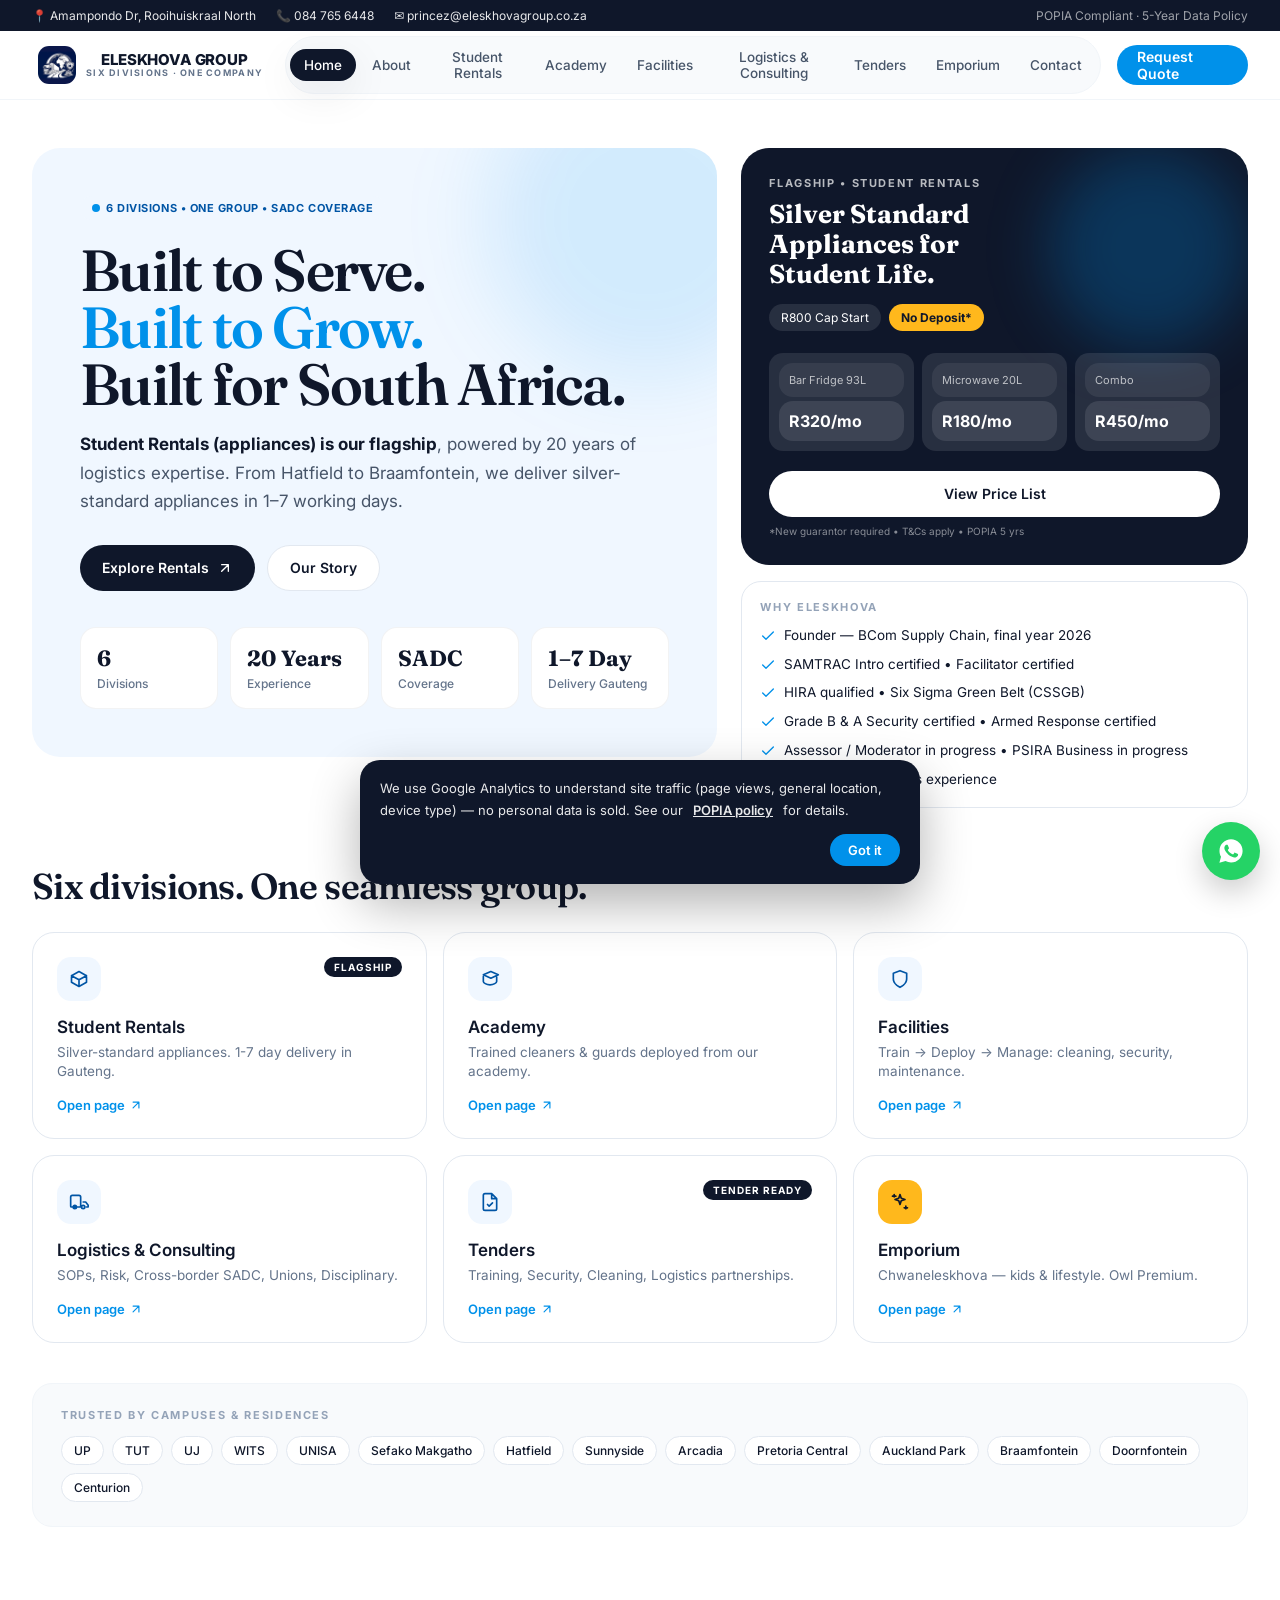
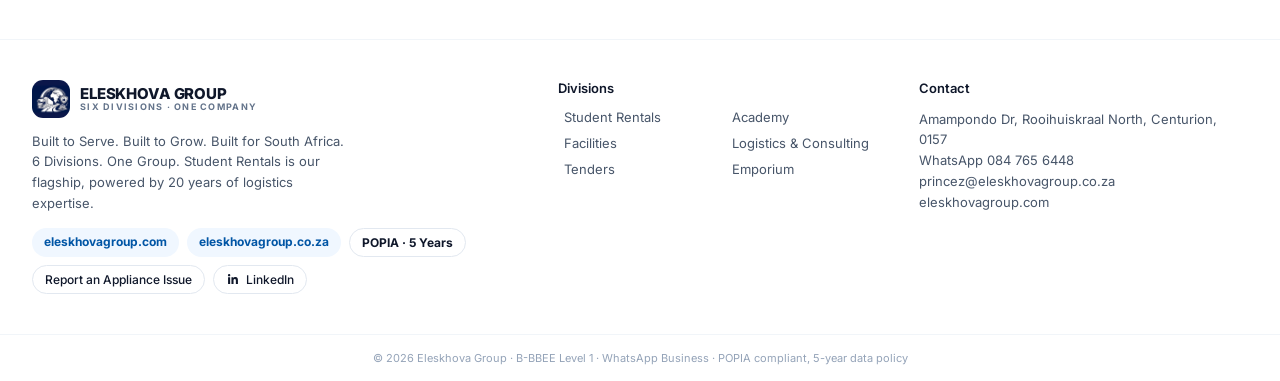
<file: index.html>
<!DOCTYPE html>
<html lang="en">
<head>
<meta charset="UTF-8">
<meta name="viewport" content="width=device-width, initial-scale=1">
<title>Eleskhova Group — Student Rentals, Academy, Facilities, Logistics &amp; Consulting</title>
<meta name="description" content="Eleskhova Group — 6 divisions, one company. Silver-standard appliance rentals for students, accredited training academy, facilities management, logistics &amp; consulting, tenders, and Chwaneleskhova kids lifestyle. Centurion, Gauteng, South Africa.">
<meta property="og:title" content="Eleskhova Group — Built to Serve. Built to Grow. Built for South Africa.">
<meta property="og:description" content="Student Rentals, Academy, Facilities, Logistics &amp; Consulting, Tenders and Emporium — one group, six divisions.">
<meta property="og:type" content="website">
<meta property="og:url" content="https://www.eleskhovagroup.co.za/">
<meta property="og:image" content="https://www.eleskhovagroup.co.za/images/og-image.png">
<meta property="og:image:width" content="1200">
<meta property="og:image:height" content="630">
<meta name="twitter:card" content="summary_large_image">
<meta name="twitter:title" content="Eleskhova Group — Built to Serve. Built to Grow. Built for South Africa.">
<meta name="twitter:description" content="Student Rentals, Academy, Facilities, Logistics &amp; Consulting, Tenders and Emporium — one group, six divisions.">
<meta name="twitter:image" content="https://www.eleskhovagroup.co.za/images/og-image.png">
<link rel="canonical" href="https://www.eleskhovagroup.co.za/">
<meta name="theme-color" content="#0F172A">

<!-- ============================================================
     STRUCTURED DATA — helps Google show your address, phone and
     hours directly in search results and Google Maps. If your
     domain or opening hours change, update the values below.
     ============================================================ -->
<script type="application/ld+json">
{
  "@context": "https://schema.org",
  "@type": "LocalBusiness",
  "name": "Eleskhova Group",
  "url": "https://www.eleskhovagroup.co.za/",
  "logo": "https://www.eleskhovagroup.co.za/images/logo-mark.png",
  "image": "https://www.eleskhovagroup.co.za/images/og-image.png",
  "description": "Eleskhova Group — Student Rentals, Academy, Facilities, Logistics & Consulting, Tenders and Emporium. Six divisions, one company, serving Gauteng and SADC.",
  "telephone": "+27847656448",
  "email": "princez@eleskhovagroup.co.za",
  "priceRange": "R60 - R2000",
  "address": {
    "@type": "PostalAddress",
    "streetAddress": "Amampondo Dr, Rooihuiskraal North",
    "addressLocality": "Rooihuiskraal North",
    "postalCode": "0157",
    "addressRegion": "Gauteng",
    "addressCountry": "ZA"
  },
  "areaServed": ["Centurion", "Pretoria", "Johannesburg", "Gauteng", "South Africa"],
  "sameAs": []
}
</script>
<script type="application/ld+json">
{
  "@context": "https://schema.org",
  "@type": "FAQPage",
  "mainEntity": [
    {
      "@type": "Question",
      "name": "What documents do I need to apply for Student Rentals?",
      "acceptedAnswer": { "@type": "Answer", "text": "A valid ID, proof of registration for 2026, proof of residence (res letter or lease), and a guarantor's ID. All information is stored per POPIA for 5 years." }
    },
    {
      "@type": "Question",
      "name": "How long does delivery take?",
      "acceptedAnswer": { "@type": "Answer", "text": "1–7 working days within Gauteng, covering Hatfield, Sunnyside, Arcadia, Pretoria Central, Auckland Park, Braamfontein, Doornfontein, Centurion, Soshanguve, Midrand and Johannesburg. Delivery outside Gauteng is available on request." }
    },
    {
      "@type": "Question",
      "name": "How do the rental tiers work?",
      "acceptedAnswer": { "@type": "Answer", "text": "Starter tier allows up to 3 items with an R800 cap and requires a new guarantor. After 3 on-time payments you unlock Growth (5 items, R1200 cap). After 6 on-time payments you unlock Priority (up to 8 items, R2000 cap, plus R50 off)." }
    },
    {
      "@type": "Question",
      "name": "What happens if an appliance is stolen or damaged?",
      "acceptedAnswer": { "@type": "Answer", "text": "Optional insurance is available from R35 per month per item. For theft, a SAPS case number, affidavit and forced-entry photos are required within 24 hours. Damage is charged per the agreement's excess schedule." }
    },
    {
      "@type": "Question",
      "name": "How do I cancel my rental?",
      "acceptedAnswer": { "@type": "Answer", "text": "Give 30 days' written notice via WhatsApp. Items are collected within 1–7 working days after notice. A R150 cleaning fee applies if items are returned dirty, and deposits are refunded within 14–21 days." }
    },
    {
      "@type": "Question",
      "name": "Do you offer training and security services besides rentals?",
      "acceptedAnswer": { "@type": "Answer", "text": "Yes — Eleskhova Academy trains cleaners and guards who are then deployed through our Facilities division. We also offer Logistics & Consulting (SOPs, risk assessments, union negotiations, cross-border SADC work) and are tender-ready for training, security, cleaning and logistics contracts." }
    }
  ]
}
</script>
<link rel="icon" type="image/png" href="images/favicon.png">
<link rel="preconnect" href="https://fonts.googleapis.com">
<link rel="preconnect" href="https://fonts.gstatic.com" crossorigin>
<link href="https://fonts.googleapis.com/css2?family=Fraunces:opsz,wght@9..144,500;9..144,600;9..144,700&family=Inter:wght@400;500;600;700;800&display=swap" rel="stylesheet">

<!-- ============================================================
     GOOGLE ANALYTICS (GA4) — replace G-9M9D430D1L with your real
     Measurement ID. See SETUP.md, section 1, for how to get one.
     ============================================================ -->
<script async src="https://www.googletagmanager.com/gtag/js?id=G-9M9D430D1L"></script>
<script>
  window.dataLayer = window.dataLayer || [];
  function gtag(){dataLayer.push(arguments);}
  gtag('js', new Date());
  gtag('config', 'G-9M9D430D1L');
</script>

<style>
:root{
  --navy:#0F172A;
  --blue:#0091EA;
  --blue-dark:#0055A5;
  --tint:#F0F7FF;
  --amber:#FFB81C;
  --slate-50:#F8FAFC;
  --slate-100:#F1F5F9;
  --slate-200:#E2E8F0;
  --slate-400:#94A3B8;
  --slate-500:#64748B;
  --slate-600:#475569;
  --green:#25D366;
  --radius-lg:28px;
  --radius-md:20px;
  --radius-sm:14px;
  --shadow:0 12px 40px rgba(15,23,42,.08);
  --max:1280px;
}
*,*::before,*::after{box-sizing:border-box}
html{scroll-behavior:smooth}
body{margin:0;font-family:'Inter',system-ui,-apple-system,sans-serif;color:var(--navy);background:#fff;-webkit-font-smoothing:antialiased}
h1,h2,h3,.serif{font-family:'Fraunces',Georgia,serif}
img{max-width:100%;display:block}
a{color:inherit;text-decoration:none}
button{font:inherit;cursor:pointer;border:none;background:none;color:inherit}
input,select,textarea{font:inherit;color:inherit}
input:focus,select:focus,textarea:focus,button:focus-visible,a:focus-visible{outline:2px solid var(--blue);outline-offset:2px}
.wrap{max-width:var(--max);margin:0 auto;padding:0 16px}
@media(min-width:768px){.wrap{padding:0 32px}}
.visually-hidden{position:absolute;width:1px;height:1px;overflow:hidden;clip:rect(0 0 0 0);white-space:nowrap}
::selection{background:var(--blue);color:#fff}

/* Skip link */
.skip-link{position:absolute;left:-999px;top:0;background:var(--navy);color:#fff;padding:10px 16px;border-radius:0 0 10px 0;z-index:200}
.skip-link:focus{left:0}

/* Top bar */
.topbar{width:100%;background:var(--navy);color:#fff;font-size:12px;padding:8px 0}
.topbar .row{display:flex;justify-content:space-between;align-items:center;gap:12px;flex-wrap:wrap}
.topbar .left{display:flex;gap:20px;align-items:center;opacity:.9;flex-wrap:wrap}
.topbar .left span{display:flex;align-items:center;gap:6px;white-space:nowrap}
.topbar .hide-sm{display:none}
@media(min-width:768px){.topbar .hide-sm{display:flex}}
.topbar .right{display:flex;align-items:center;gap:12px}
.topbar .right .muted{opacity:.6;display:none}
@media(min-width:768px){.topbar .right .muted{display:inline}}
.pill-btn{background:rgba(255,255,255,.1);padding:5px 12px;border-radius:999px;transition:background .2s;color:#fff;font-size:12px}
.pill-btn:hover{background:rgba(255,255,255,.2)}

/* Header */
header.site{position:sticky;top:0;z-index:40;backdrop-filter:blur(16px);background:rgba(255,255,255,.92);border-bottom:1px solid var(--slate-100)}
.header-inner{max-width:var(--max);margin:0 auto;padding:0 16px;height:68px;display:flex;align-items:center;justify-content:space-between;gap:16px}
@media(min-width:768px){.header-inner{padding:0 32px}}
.logo{display:flex;align-items:center;gap:10px;flex-shrink:0}
.logo .mark{width:38px;height:38px;border-radius:11px;background:#01174B;color:var(--blue);display:flex;align-items:center;justify-content:center;font-family:'Fraunces',serif;font-weight:700;font-size:20px}
.logo .word{line-height:1.05}
.logo .word b{display:block;font-size:15px;font-weight:800;letter-spacing:-.01em}
.logo .word small{display:block;font-size:9px;letter-spacing:.14em;color:var(--slate-500);font-weight:700}
nav.desktop{display:none;align-items:center;gap:2px;background:var(--slate-50);border-radius:999px;padding:4px;border:1px solid var(--slate-100)}
@media(min-width:1100px){nav.desktop{display:flex}}
nav.desktop button{padding:8px 14px;border-radius:999px;font-size:13.5px;font-weight:500;color:var(--slate-600);transition:.2s}
nav.desktop button:hover{background:#fff;color:var(--navy)}
nav.desktop button[aria-current="page"]{background:var(--navy);color:#fff;box-shadow:var(--shadow)}
.header-actions{display:flex;align-items:center;gap:10px}
.btn-quote{display:none;align-items:center;gap:8px;background:var(--blue);color:#fff;padding:0 20px;height:40px;border-radius:999px;font-weight:600;font-size:14px;transition:.2s}
.btn-quote:hover{background:var(--blue-dark)}
@media(min-width:768px){.btn-quote{display:inline-flex}}
.menu-toggle{width:40px;height:40px;border-radius:999px;background:var(--slate-100);display:flex;align-items:center;justify-content:center}
@media(min-width:1100px){.menu-toggle{display:none}}

/* Mobile nav */
.mobile-nav{display:none;border-top:1px solid var(--slate-100);background:#fff;padding:16px;grid-template-columns:1fr 1fr;gap:8px}
.mobile-nav.open{display:grid}
.mobile-nav button{text-align:left;padding:12px 16px;border-radius:14px;border:1px solid var(--slate-200);font-size:14px;font-weight:500;background:#fff}
.mobile-nav button[aria-current="page"]{background:var(--navy);color:#fff;border-color:var(--navy)}

main{max-width:var(--max);margin:0 auto;padding:0 16px}
@media(min-width:768px){main{padding:0 32px}}
.page{padding-bottom:80px;animation:fadein .35s ease}
@keyframes fadein{from{opacity:0;transform:translateY(6px)}to{opacity:1;transform:translateY(0)}}

/* Buttons */
.btn{display:inline-flex;align-items:center;justify-content:center;gap:8px;border-radius:999px;font-weight:600;font-size:14px;padding:0 22px;height:46px;transition:transform .15s,box-shadow .15s,background .2s;white-space:nowrap}
.btn:active{transform:scale(.97)}
.btn-dark{background:var(--navy);color:#fff}
.btn-dark:hover{background:#1a2942}
.btn-blue{background:var(--blue);color:#fff}
.btn-blue:hover{background:var(--blue-dark)}
.btn-amber{background:var(--amber);color:var(--navy)}
.btn-amber:hover{filter:brightness(.96)}
.btn-outline{background:#fff;border:1px solid var(--slate-200);color:var(--navy)}
.btn-outline:hover{border-color:var(--blue)}
.btn-green{background:var(--green);color:#fff}
.btn-block{width:100%}
.btn-sm{height:38px;padding:0 16px;font-size:12.5px}
.btn[disabled]{opacity:.6;pointer-events:none}
.spin{width:15px;height:15px;border-radius:50%;border:2px solid rgba(255,255,255,.4);border-top-color:#fff;animation:spin .7s linear infinite}
@keyframes spin{to{transform:rotate(360deg)}}

/* Cards / generic */
.card{background:#fff;border:1px solid var(--slate-200);border-radius:var(--radius-md);padding:20px}
.badge{display:inline-flex;align-items:center;gap:6px;background:var(--tint);color:var(--blue-dark);border-radius:999px;padding:5px 12px;font-size:11px;font-weight:700;letter-spacing:.05em}
.dot{width:8px;height:8px;border-radius:50%;background:var(--blue)}
.pulse{animation:pulse 2s infinite}
@keyframes pulse{0%,100%{opacity:1}50%{opacity:.4}}

/* Hero */
.hero-grid{margin-top:32px;display:grid;gap:24px}
@media(min-width:1024px){.hero-grid{grid-template-columns:1.15fr .85fr;align-items:start;margin-top:48px}}
.hero-card{background:var(--tint);border-radius:var(--radius-lg);padding:32px 28px;position:relative;overflow:hidden}
@media(min-width:768px){.hero-card{padding:48px}}
.hero-blur{position:absolute;right:-90px;top:-90px;width:320px;height:320px;background:rgba(0,145,234,.12);border-radius:50%;filter:blur(40px)}
.hero-card h1{position:relative;font-size:clamp(32px,5.6vw,58px);line-height:.98;letter-spacing:-.03em;margin:22px 0 0;font-weight:600}
.hero-card h1 .accent{color:var(--blue)}
.hero-card p.lead{position:relative;margin-top:18px;font-size:17px;line-height:1.65;color:var(--slate-600);max-width:52ch}
.hero-card p.lead strong{color:var(--navy)}
.hero-cta{position:relative;margin-top:30px;display:flex;flex-wrap:wrap;gap:12px}
.stat-grid{position:relative;margin-top:36px;display:grid;grid-template-columns:repeat(2,1fr);gap:12px}
@media(min-width:768px){.stat-grid{grid-template-columns:repeat(4,1fr)}}
.stat{background:#fff;border-radius:16px;padding:16px;border:1px solid rgba(15,23,42,.05)}
.stat b{font-family:'Fraunces',serif;font-size:22px;display:block}
.stat span{font-size:12px;color:var(--slate-500);font-weight:500}

.flagship{background:var(--navy);color:#fff;border-radius:var(--radius-lg);padding:28px;position:relative;overflow:hidden}
.flagship .blur{position:absolute;right:0;top:0;width:200px;height:200px;background:rgba(0,145,234,.25);border-radius:50%;filter:blur(30px)}
.flagship .eyebrow{position:relative;font-size:11px;letter-spacing:.15em;font-weight:700;opacity:.7}
.flagship h2{position:relative;font-size:26px;line-height:1.15;margin:10px 0 0}
.flagship .chips{position:relative;display:flex;gap:8px;margin-top:14px;font-size:12px;flex-wrap:wrap}
.flagship .chips span{padding:6px 12px;border-radius:999px}
.flagship .price-row{position:relative;display:grid;grid-template-columns:repeat(3,1fr);gap:8px;margin-top:22px}
.flagship .price-row div{background:rgba(255,255,255,.1);border-radius:14px;padding:10px}
.flagship .price-row .n{font-size:11px;opacity:.7}
.flagship .price-row .p{font-weight:700;margin-top:4px}
.why-box{background:#fff;border:1px solid var(--slate-200);border-radius:var(--radius-md);padding:18px;margin-top:16px}
.why-box .eyebrow{font-size:11px;font-weight:700;letter-spacing:.15em;color:var(--slate-400)}
.why-box ul{list-style:none;margin:12px 0 0;padding:0;display:grid;gap:10px}
.why-box li{display:flex;gap:8px;font-size:13.5px;line-height:1.4}
.why-box li svg{flex-shrink:0;margin-top:2px;color:var(--blue)}

/* Divisions grid */
.section-head{margin-top:56px;display:flex;justify-content:space-between;align-items:flex-end;gap:16px;flex-wrap:wrap}
.section-head h2{font-size:clamp(24px,3.4vw,36px);letter-spacing:-.02em;margin:0;font-weight:600}
.section-head .hint{font-size:13px;color:var(--slate-500)}
.division-grid{margin-top:24px;display:grid;gap:16px}
@media(min-width:768px){.division-grid{grid-template-columns:repeat(3,1fr)}}
.division-card{text-align:left;background:#fff;border:1px solid var(--slate-200);border-radius:22px;padding:24px;transition:.25s;cursor:pointer;display:block;width:100%}
.division-card:hover{box-shadow:var(--shadow);border-color:rgba(0,145,234,.25);transform:translateY(-2px)}
.division-card .top{display:flex;justify-content:space-between;align-items:flex-start}
.division-card .icon{width:44px;height:44px;border-radius:14px;background:var(--tint);color:var(--blue-dark);display:flex;align-items:center;justify-content:center}
.division-card .icon.amber{background:var(--amber);color:var(--navy)}
.division-card .badge2{background:var(--navy);color:#fff;font-size:10px;font-weight:700;letter-spacing:.1em;padding:4px 10px;border-radius:999px}
.division-card .title{font-weight:600;font-size:17px;margin-top:16px}
.division-card .desc{font-size:13.5px;color:var(--slate-500);line-height:1.4;margin-top:6px}
.division-card .cta{margin-top:16px;display:inline-flex;align-items:center;gap:4px;font-size:13px;font-weight:600;color:var(--blue)}

.trust-strip{margin-top:40px;background:var(--slate-50);border:1px solid var(--slate-100);border-radius:var(--radius-md);padding:24px 28px}
.trust-strip .eyebrow{font-size:11px;font-weight:700;letter-spacing:.15em;color:var(--slate-400)}
.chip-wrap{margin-top:14px;display:flex;flex-wrap:wrap;gap:8px}
.chip{background:#fff;border:1px solid var(--slate-200);padding:6px 12px;border-radius:999px;font-size:12px;font-weight:500}

/* Generic hero band (used on inner pages) */
.band{margin-top:32px;border-radius:var(--radius-lg);padding:32px 26px;position:relative;overflow:hidden}
@media(min-width:768px){.band{padding:44px}}
.band h1{position:relative;font-size:clamp(30px,4.6vw,48px);line-height:.97;margin:16px 0 0;font-weight:600}
.band p.lead{position:relative;margin-top:12px;color:var(--slate-600);max-width:60ch;font-size:14px;line-height:1.6}
.band.dark{background:var(--navy);color:#fff}
.band.dark p.lead{color:rgba(255,255,255,.7)}
.band.tint{background:var(--tint)}
.tag-row{position:relative;display:flex;flex-wrap:wrap;gap:10px}
.tag{padding:6px 14px;border-radius:999px;font-size:11px;font-weight:700;letter-spacing:.06em}

.two-col{margin-top:40px;display:grid;gap:32px}
@media(min-width:1024px){.two-col{grid-template-columns:1.1fr .9fr}}
.two-col.rev{grid-template-columns:1.1fr .9fr}

/* Tier cards */
.tier-grid{margin-top:32px;display:grid;gap:16px}
@media(min-width:768px){.tier-grid{grid-template-columns:repeat(3,1fr)}}
.tier{border-radius:20px;border:1px solid;padding:24px}
.tier .row{display:flex;justify-content:space-between;align-items:center}
.tier .eyebrow{font-size:11px;font-weight:700;letter-spacing:.15em;opacity:.7}
.tier .dotc{width:9px;height:9px;border-radius:50%}
.tier .max{font-family:'Fraunces',serif;font-size:22px;margin-top:10px}
.tier .cap{display:inline-block;margin-top:10px;padding:6px 14px;border-radius:999px;font-size:13px;font-weight:700}
.tier .note{margin-top:12px;font-size:12px;line-height:1.5}

/* Price grid */
.price-grid{margin-top:20px;display:grid;gap:16px}
@media(min-width:640px){.price-grid{grid-template-columns:repeat(2,1fr)}}
@media(min-width:1024px){.price-grid{grid-template-columns:repeat(3,1fr)}}
.price-card{background:#fff;border:1px solid var(--slate-200);border-radius:18px;padding:18px;transition:.2s}
.price-card:hover{box-shadow:var(--shadow)}
.price-card .head{display:flex;justify-content:space-between;align-items:flex-start;gap:8px}
.price-card .name{font-weight:600;font-size:14px;line-height:1.3}
.price-card .tagn{font-size:10px;background:var(--tint);color:var(--blue-dark);padding:4px 8px;border-radius:999px;font-weight:700;white-space:nowrap}
.variant-row{margin-top:12px;display:flex;flex-wrap:wrap;gap:8px}
.variant{padding:8px 12px;border-radius:999px;border:1px solid var(--slate-200);font-size:13px;display:flex;align-items:center;gap:6px}
.variant.pop{background:var(--navy);color:#fff;border-color:var(--navy)}
.variant .lbl{opacity:.6}
.variant b{font-weight:700}

.info-grid{margin-top:24px;display:grid;gap:16px}
@media(min-width:768px){.info-grid{grid-template-columns:repeat(3,1fr)}}
.info-card{border-radius:18px;padding:20px;border:1px solid}
.info-card .head{display:flex;align-items:center;gap:8px;font-weight:600;font-size:13px}
.info-card ul{margin:10px 0 0;padding-left:18px;font-size:12.5px;color:var(--slate-600);line-height:1.6}
.info-card.blue{background:var(--tint);border-color:rgba(0,145,234,.15)}
.info-card.amber{background:#FFFBEB;border-color:rgba(255,184,28,.3)}
.info-card.dark{background:var(--navy);color:#fff}
.info-card.dark div{color:rgba(255,255,255,.8);font-size:13px;margin-top:8px;line-height:1.5}

/* Forms */
.field{height:46px;padding:0 16px;border-radius:999px;border:1px solid var(--slate-200);font-size:14px;width:100%;background:#fff}
.field.textarea{height:auto;min-height:100px;border-radius:16px;padding:12px 16px;resize:vertical}
.field.invalid{border-color:#EF4444;background:#FEF2F2}
.field-error{font-size:11.5px;color:#DC2626;margin-top:4px;padding-left:14px}
.form-grid{margin-top:24px;display:grid;gap:14px}
@media(min-width:768px){.form-grid{grid-template-columns:1fr 1fr}}
.form-grid .full{grid-column:1/-1}
.select-wrap{position:relative}
.select-wrap svg{position:absolute;right:16px;top:15px;pointer-events:none;color:var(--slate-400)}
select.field{appearance:none}
.check-row{display:flex;align-items:center;gap:8px;background:var(--slate-50);border:1px solid var(--slate-200);border-radius:999px;padding:10px 14px;font-size:12px;cursor:pointer}
.check-row input{width:15px;height:15px}
.upload-row{height:46px;padding:0 16px;border-radius:999px;border:1px dashed var(--slate-300,#cbd5e1);display:flex;align-items:center;justify-content:space-between;font-size:12px;color:var(--slate-500);cursor:pointer}
.upload-row:hover{border-color:var(--blue)}
.consent-row{display:flex;gap:8px;font-size:12px;line-height:1.5;color:var(--slate-600);margin-top:4px}
.consent-row input{margin-top:3px;flex-shrink:0}
.success-box{margin-top:24px;background:#ECFDF5;border:1px solid #A7F3D0;border-radius:16px;padding:20px}
.success-box .h{font-weight:600;color:#065F46}
.success-box p{font-size:13px;color:#047857;margin-top:8px;line-height:1.5}

/* dark form (academy/logistics) */
.dark-form input,.dark-form select,.dark-form textarea{background:rgba(255,255,255,.1);border:1px solid rgba(255,255,255,.12);color:#fff}
.dark-form input::placeholder,.dark-form textarea::placeholder{color:rgba(255,255,255,.5)}
.dark-form select{color:rgba(255,255,255,.8)}

/* Modal */
.modal-overlay{position:fixed;inset:0;background:rgba(0,0,0,.5);backdrop-filter:blur(4px);display:flex;align-items:center;justify-content:center;padding:16px;z-index:100}
.modal{background:#fff;border-radius:24px;max-width:600px;width:100%;max-height:90vh;overflow:auto}
.modal-head{position:sticky;top:0;background:#fff;padding:22px;border-bottom:1px solid var(--slate-100);display:flex;justify-content:space-between;align-items:center;border-radius:24px 24px 0 0}
.modal-close{width:32px;height:32px;border-radius:50%;background:var(--slate-100);display:flex;align-items:center;justify-content:center;flex-shrink:0}
.modal-body{padding:24px}

/* Emporium */
.filter-row{display:flex;gap:8px;flex-wrap:wrap}
.filter-chip{padding:0 16px;height:36px;border-radius:999px;font-size:13px;font-weight:500;border:1px solid var(--slate-200);background:#fff}
.filter-chip[aria-pressed="true"]{background:var(--navy);color:#fff;border-color:var(--navy)}
.product-grid{margin-top:28px;display:grid;gap:16px}
@media(min-width:640px){.product-grid{grid-template-columns:repeat(2,1fr)}}
@media(min-width:1024px){.product-grid{grid-template-columns:repeat(4,1fr)}}
.product-card{background:#fff;border:1px solid var(--slate-200);border-radius:20px;overflow:hidden;transition:.25s}
.product-card:hover{box-shadow:var(--shadow)}
.product-card .imgwrap{aspect-ratio:4/3;background:var(--slate-50);overflow:hidden}
.product-card img{width:100%;height:100%;object-fit:cover;transition:transform .6s}
.product-card:hover img{transform:scale(1.04)}
.product-card .body{padding:16px}
.product-card .top{display:flex;justify-content:space-between;align-items:center}
.product-card .tagx{font-size:11px;font-weight:700;letter-spacing:.05em;color:var(--blue-dark);background:var(--tint);padding:4px 8px;border-radius:999px}
.product-card .cat{font-size:11px;color:var(--slate-400)}
.product-card .name{font-weight:600;font-size:14px;margin-top:8px;line-height:1.3}
.product-card .actions{margin-top:12px;display:flex;gap:8px}
.product-card .actions .btn{flex:1;height:36px;font-size:12px}
.product-card .noprice{height:36px;padding:0 12px;border-radius:999px;background:var(--slate-50);border:1px solid var(--slate-200);font-size:11px;display:flex;align-items:center}

/* Footer */
footer{border-top:1px solid var(--slate-100);margin-top:32px}
.footer-grid{max-width:var(--max);margin:0 auto;padding:40px 16px;display:grid;gap:32px}
@media(min-width:768px){.footer-grid{grid-template-columns:1.2fr .8fr .8fr;padding:40px 32px}}
.footer-grid h4{font-size:13px;font-weight:600;margin:0 0 12px}
.footer-grid p{font-size:13px;line-height:1.6;color:var(--slate-600);max-width:40ch}
.footer-links{display:grid;grid-template-columns:1fr 1fr;gap:8px}
.footer-links button{text-align:left;font-size:13px;color:var(--slate-600)}
.footer-links button:hover{color:var(--blue)}
.footer-bottom{border-top:1px solid var(--slate-100);padding:16px;text-align:center;font-size:11px;color:var(--slate-400)}

/* Floating WhatsApp */
.fab{position:fixed;bottom:20px;right:20px;z-index:60;width:58px;height:58px;border-radius:50%;background:var(--green);box-shadow:0 12px 30px rgba(0,0,0,.2);display:flex;align-items:center;justify-content:center;color:#fff;transition:transform .2s}
.fab:hover{transform:scale(1.06)}

/* Toast */
.toast-wrap{position:fixed;bottom:24px;left:50%;transform:translateX(-50%);z-index:120;display:flex;flex-direction:column;gap:8px;align-items:center;width:calc(100% - 32px);max-width:420px}
.toast{background:var(--navy);color:#fff;font-size:13px;font-weight:500;padding:12px 20px;border-radius:999px;box-shadow:0 10px 30px rgba(0,0,0,.25);animation:toastin .25s ease;text-align:center}
@keyframes toastin{from{opacity:0;transform:translateY(10px)}to{opacity:1;transform:translateY(0)}}

/* Reveal-on-scroll */
.reveal{opacity:0;transform:translateY(14px);transition:opacity .5s ease,transform .5s ease}
.reveal.in{opacity:1;transform:translateY(0)}

/* Utility */
.mt-sm{margin-top:8px}.mt-md{margin-top:16px}.mt-lg{margin-top:24px}
.center-text{text-align:center}
.icon-inline{display:inline-flex;vertical-align:middle}
</style>
</head>
<body>
<a href="#main" class="skip-link">Skip to content</a>

<!-- TOP BAR -->
<div class="topbar">
  <div class="wrap row">
    <div class="left">
      <span class="hide-sm">📍 Amampondo Dr, Rooihuiskraal North</span>
      <span>📞 084 765 6448</span>
      <span class="hide-sm">✉️ princez@eleskhovagroup.co.za</span>
    </div>
    <div class="right">
      <span class="muted">POPIA Compliant · 5-Year Data Policy</span>
    </div>
  </div>
</div>

<!-- HEADER -->
<header class="site">
  <div class="header-inner">
    <button class="logo" data-nav="home" aria-label="Eleskhova Group — Home">
      <img class="mark" src="images/logo-mark.png" alt="Eleskhova Group" width="38" height="38" style="border-radius:11px;object-fit:cover">
      <span class="word"><b>ELESKHOVA GROUP</b><small>SIX DIVISIONS · ONE COMPANY</small></span>
    </button>
    <nav class="desktop" id="desktopNav" aria-label="Primary"></nav>
    <div class="header-actions">
      <a class="btn-quote" id="headerQuoteLink" target="_blank" rel="noopener">Request Quote</a>
      <button class="menu-toggle" id="menuToggle" aria-expanded="false" aria-controls="mobileNav" aria-label="Open menu">
        <svg width="18" height="18" viewBox="0 0 24 24" fill="none" stroke="currentColor" stroke-width="2" stroke-linecap="round"><path d="M3 6h18M3 12h18M3 18h18"/></svg>
      </button>
    </div>
  </div>
  <nav class="mobile-nav" id="mobileNav" aria-label="Mobile"></nav>
</header>

<main id="main"></main>

<footer>
  <div class="footer-grid">
    <div>
      <div class="logo">
        <img class="mark" src="images/logo-mark.png" alt="Eleskhova Group" width="38" height="38" style="border-radius:11px;object-fit:cover">
        <span class="word"><b>ELESKHOVA GROUP</b><small>SIX DIVISIONS · ONE COMPANY</small></span>
      </div>
      <p>Built to Serve. Built to Grow. Built for South Africa. 6 Divisions. One Group. Student Rentals is our flagship, powered by 20 years of logistics expertise.</p>
      <div class="chip-wrap">
        <span class="chip" style="background:var(--tint);color:var(--blue-dark);font-weight:700;border:none">eleskhovagroup.com</span>
        <span class="chip" style="background:var(--tint);color:var(--blue-dark);font-weight:700;border:none">eleskhovagroup.co.za</span>
        <button class="chip" id="openPopia" type="button" style="font-weight:700">POPIA · 5 Years</button>
        <button class="chip" data-nav="report" type="button">Report an Appliance Issue</button>
        <span id="footerLinkedin"></span>
      </div>
    </div>
    <div>
      <h4>Divisions</h4>
      <div class="footer-links" id="footerDivisions"></div>
    </div>
    <div>
      <h4>Contact</h4>
      <p style="max-width:none">Amampondo Dr, Rooihuiskraal North, Centurion, 0157<br>
      WhatsApp 084 765 6448<br>
      princez@eleskhovagroup.co.za<br>
      eleskhovagroup.com</p>
    </div>
  </div>
  <div class="footer-bottom">© <span id="year"></span> Eleskhova Group · B-BBEE Level 1 · WhatsApp Business · POPIA compliant, 5-year data policy</div>
</footer>

<a class="fab" id="fabWhatsapp" target="_blank" rel="noopener" aria-label="Chat on WhatsApp">
  <svg width="28" height="28" viewBox="0 0 24 24" fill="currentColor"><path d="M12.04 2C6.58 2 2.13 6.45 2.13 11.91c0 1.75.46 3.45 1.32 4.95L2.05 22l5.25-1.38a9.9 9.9 0 0 0 4.74 1.2h.01c5.46 0 9.91-4.45 9.91-9.91C21.96 6.45 17.51 2 12.04 2zm5.79 14.13c-.24.68-1.4 1.3-1.93 1.38-.5.08-1.13.11-1.82-.11-.42-.13-.96-.32-1.65-.62-2.9-1.25-4.8-4.16-4.94-4.35-.14-.19-1.18-1.57-1.18-3 0-1.42.75-2.12 1.01-2.41.27-.29.58-.36.78-.36.19 0 .39 0 .56.01.18.01.42-.07.65.5.24.58.82 2 .89 2.14.07.14.12.31.02.5-.1.19-.15.31-.29.48-.14.17-.3.37-.43.5-.14.14-.29.29-.13.57.17.29.75 1.24 1.61 2.01 1.11.99 2.04 1.3 2.33 1.44.29.14.46.12.63-.07.17-.19.72-.84.92-1.13.19-.29.39-.24.65-.14.27.1 1.69.8 1.98.94.29.14.48.22.55.34.07.13.07.72-.17 1.4z"/></svg>
</a>

<div class="toast-wrap" id="toastWrap" aria-live="polite"></div>

<div id="cookieNotice" style="display:none;position:fixed;left:16px;right:16px;bottom:16px;max-width:560px;margin:0 auto;background:#0F172A;color:#fff;border-radius:20px;padding:18px 20px;box-shadow:0 20px 50px rgba(0,0,0,.3);z-index:90">
  <div style="font-size:13px;line-height:1.6;opacity:.9">We use Google Analytics to understand site traffic (page views, general location, device type) — no personal data is sold. See our <button id="cookiePopiaLink" type="button" style="text-decoration:underline;font-weight:600;color:#fff">POPIA policy</button> for details.</div>
  <div style="margin-top:12px;display:flex;gap:8px;justify-content:flex-end">
    <button id="cookieAccept" type="button" style="background:#0091EA;color:#fff;padding:8px 18px;border-radius:999px;font-weight:600;font-size:13px">Got it</button>
  </div>
</div>

<script>
/* =====================================================================
   CONFIG — edit these values to connect the live services.
   Full step-by-step instructions are in SETUP.md.
===================================================================== */
const CONFIG = {
  whatsappNumber: "27847656448",
  googleSheetWebAppURL: "https://script.google.com/macros/s/AKfycbxI6v4PPDgraGEOzJ7eRfxgOqCTxLg1nnfN7IcWrofZV7SxPDlXz5Efn7QgFegdVNwg/exec",
  googleCalendarBookingURL: "https://calendar.app.google/LNczd7biZ4Xj1XPe6",
  yocoLinks: {
    rentalsDeposit: "https://pay.yoco.com/r/3aJQz1",
    academyQuote: "https://pay.yoco.com/r/wDMYgM",
    generalPayment: "https://pay.yoco.com/r/DdDxzq"
  },
  linkedinURL: "https://www.linkedin.com/company/135178224/",
  founderLinkedinURL: "https://www.linkedin.com/in/prince-zulu-239782283/"
};
</script>
<script src="app.js"></script>
</body>
</html>
</file>
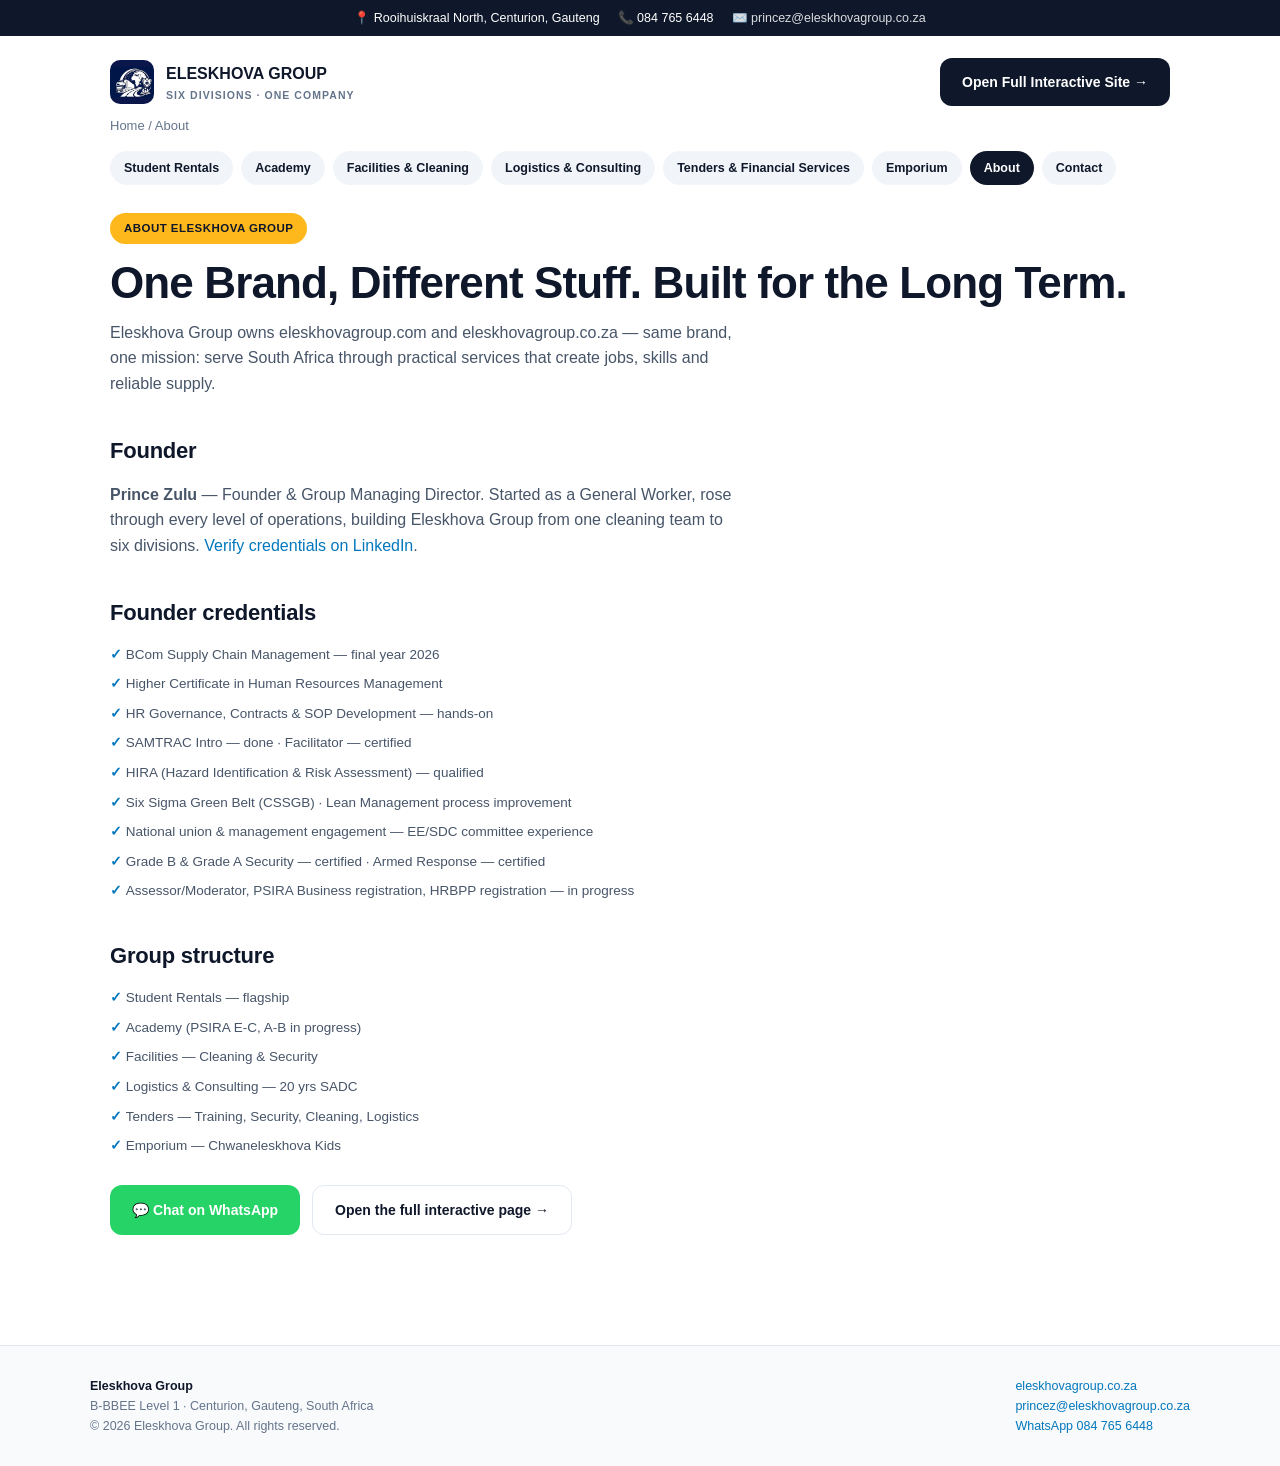
<file: about/index.html>
<!doctype html>
<html lang="en">
<head>
<meta charset="UTF-8">
<meta name="viewport" content="width=device-width, initial-scale=1">
<title>About Eleskhova Group — Founder Prince Zulu | B-BBEE Level 1</title>
<meta name="description" content="Eleskhova Group is a 100% Black-owned, B-BBEE Level 1 group of six divisions founded by Prince Zulu — from one cleaning team to Student Rentals, Academy, Facilities, Logistics, Tenders and Emporium.">
<link rel="canonical" href="https://www.eleskhovagroup.co.za/about/">
<link rel="icon" type="image/png" href="/images/favicon.png">
<link rel="stylesheet" href="/seo.css">
<meta property="og:title" content="About Eleskhova Group — Founder Prince Zulu | B-BBEE Level 1">
<meta property="og:description" content="Eleskhova Group is a 100% Black-owned, B-BBEE Level 1 group of six divisions founded by Prince Zulu — from one cleaning team to Student Rentals, Academy, Facilities, Logistics, Tenders and Emporium.">
<meta property="og:type" content="website">
<meta property="og:url" content="https://www.eleskhovagroup.co.za/about/">
<meta property="og:image" content="https://www.eleskhovagroup.co.za/images/og-image.png">
<meta name="twitter:card" content="summary_large_image">
<meta name="twitter:title" content="About Eleskhova Group — Founder Prince Zulu | B-BBEE Level 1">
<meta name="twitter:description" content="Eleskhova Group is a 100% Black-owned, B-BBEE Level 1 group of six divisions founded by Prince Zulu — from one cleaning team to Student Rentals, Academy, Facilities, Logistics, Tenders and Emporium.">
<meta name="twitter:image" content="https://www.eleskhovagroup.co.za/images/og-image.png">
<script type="application/ld+json">
{
  "@context": "https://schema.org",
  "@type": "Service",
  "name": "About Eleskhova Group — Founder Prince Zulu | B-BBEE Level 1",
  "provider": {
    "@type": "LocalBusiness",
    "name": "Eleskhova Group",
    "url": "https://www.eleskhovagroup.co.za/",
    "telephone": "+27847656448",
    "email": "princez@eleskhovagroup.co.za",
    "address": {
      "@type": "PostalAddress",
      "streetAddress": "Amampondo Dr, Rooihuiskraal North",
      "addressLocality": "Rooihuiskraal North",
      "postalCode": "0157",
      "addressRegion": "Gauteng",
      "addressCountry": "ZA"
    }
  },
  "areaServed": "Gauteng, South Africa",
  "url": "https://www.eleskhovagroup.co.za/about/"
}
</script>

</head>
<body>
<div class="topbar">
  <span>📍 Rooihuiskraal North, Centurion, Gauteng</span>
  <span>📞 084 765 6448</span>
  <a href="mailto:princez@eleskhovagroup.co.za">✉️ princez@eleskhovagroup.co.za</a>
</div>
<header class="site">
  <a class="brand" href="/" style="text-decoration:none">
    <img src="/images/logo-mark.png" alt="Eleskhova Group logo">
    <div>
      <div class="name" style="color:var(--navy)">ELESKHOVA GROUP</div>
      <div class="sub">SIX DIVISIONS · ONE COMPANY</div>
    </div>
  </a>
  <a class="btn btn-navy" href="/#about">Open Full Interactive Site →</a>
</header>
<nav class="crumbs"><a href="/">Home</a> / About</nav>
<nav class="divisions"><a href="/rentals/">Student Rentals</a><a href="/academy/">Academy</a><a href="/facilities/">Facilities & Cleaning</a><a href="/logistics/">Logistics & Consulting</a><a href="/tenders/">Tenders & Financial Services</a><a href="/emporium/">Emporium</a><a href="/about/" class="active">About</a><a href="/contact/">Contact</a></nav>
<main>
  <span class="badge">ABOUT ELESKHOVA GROUP</span>
  <h1>One Brand, Different Stuff. Built for the Long Term.</h1>
  <p class="lead">Eleskhova Group owns eleskhovagroup.com and eleskhovagroup.co.za — same brand, one mission: serve South Africa through practical services that create jobs, skills and reliable supply.</p>
  
  <h2>Founder</h2>
  <p class="lead"><strong>Prince Zulu</strong> — Founder &amp; Group Managing Director. Started as a General Worker, rose through every level of operations, building Eleskhova Group from one cleaning team to six divisions. <a href="https://www.linkedin.com/in/prince-zulu-239782283/" target="_blank" rel="noopener">Verify credentials on LinkedIn</a>.</p>

  <h2>Founder credentials</h2>
  <ul class="plain">
    <li>BCom Supply Chain Management — final year 2026</li>
    <li>Higher Certificate in Human Resources Management</li>
    <li>HR Governance, Contracts &amp; SOP Development — hands-on</li>
    <li>SAMTRAC Intro — done · Facilitator — certified</li>
    <li>HIRA (Hazard Identification &amp; Risk Assessment) — qualified</li>
    <li>Six Sigma Green Belt (CSSGB) · Lean Management process improvement</li>
    <li>National union &amp; management engagement — EE/SDC committee experience</li>
    <li>Grade B &amp; Grade A Security — certified · Armed Response — certified</li>
    <li>Assessor/Moderator, PSIRA Business registration, HRBPP registration — in progress</li>
  </ul>

  <h2>Group structure</h2>
  <ul class="plain">
    <li>Student Rentals — flagship</li>
    <li>Academy (PSIRA E-C, A-B in progress)</li>
    <li>Facilities — Cleaning &amp; Security</li>
    <li>Logistics &amp; Consulting — 20 yrs SADC</li>
    <li>Tenders — Training, Security, Cleaning, Logistics</li>
    <li>Emporium — Chwaneleskhova Kids</li>
  </ul>

  <div class="cta-row">
    <a class="btn btn-green" href="https://wa.me/27847656448?text=Hi%20Eleskhova%20Group%2C%20I%20would%20like%20to%20know%20more%20about%20About.">💬 Chat on WhatsApp</a>
    <a class="btn btn-outline" href="/#about">Open the full interactive page →</a>
  </div>
</main>
<footer class="site">
  <div class="wrap">
    <div>
      <strong style="color:var(--navy)">Eleskhova Group</strong><br>
      B-BBEE Level 1 · Centurion, Gauteng, South Africa<br>
      © 2026 Eleskhova Group. All rights reserved.
    </div>
    <div>
      <a href="/">eleskhovagroup.co.za</a><br>
      <a href="mailto:princez@eleskhovagroup.co.za">princez@eleskhovagroup.co.za</a><br>
      <a href="https://wa.me/27847656448?text=Hi%20Eleskhova%20Group">WhatsApp 084 765 6448</a>
    </div>
  </div>
</footer>
</body>
</html>
</file>
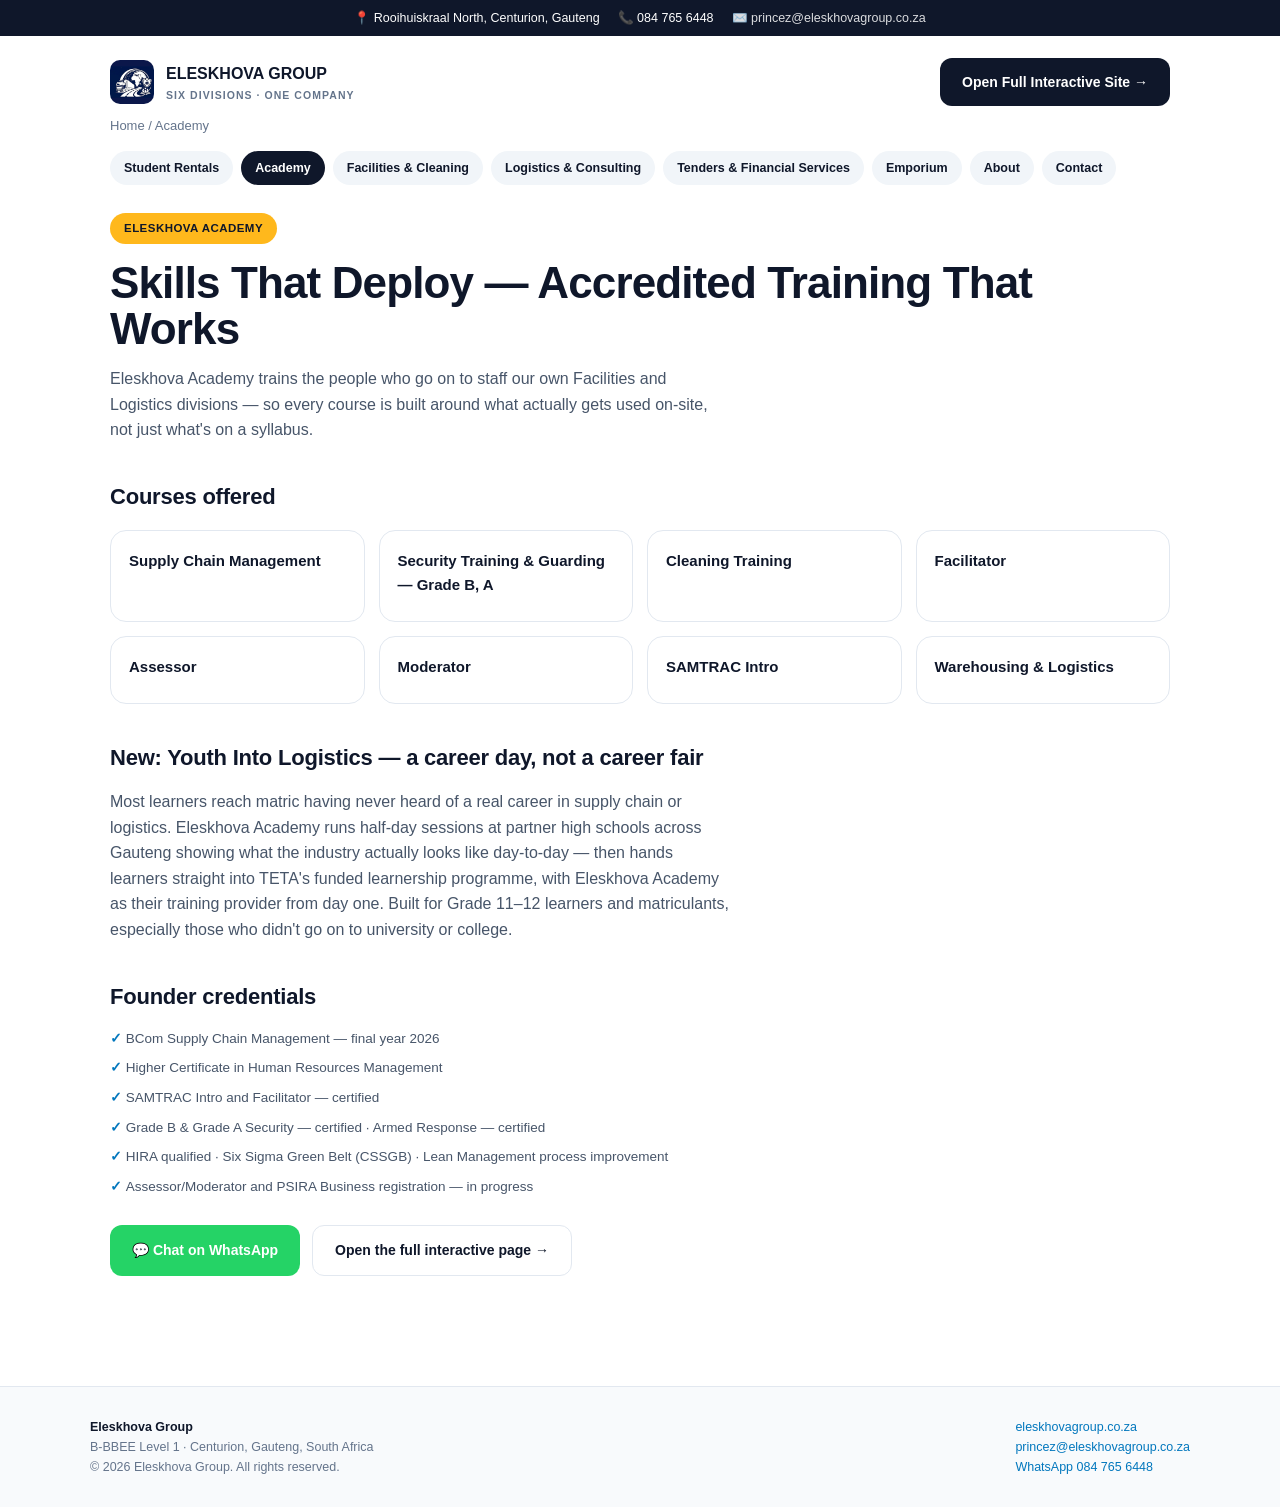
<file: academy/index.html>
<!doctype html>
<html lang="en">
<head>
<meta charset="UTF-8">
<meta name="viewport" content="width=device-width, initial-scale=1">
<title>Accredited Training Academy — Security, Cleaning, Supply Chain | Eleskhova Academy</title>
<meta name="description" content="Eleskhova Academy offers accredited training in Supply Chain Management, Security Grades B/A, Cleaning, Facilitator/Assessor/Moderator, SAMTRAC and Warehousing & Logistics. Based in Centurion, Gauteng.">
<link rel="canonical" href="https://www.eleskhovagroup.co.za/academy/">
<link rel="icon" type="image/png" href="/images/favicon.png">
<link rel="stylesheet" href="/seo.css">
<meta property="og:title" content="Accredited Training Academy — Security, Cleaning, Supply Chain | Eleskhova Academy">
<meta property="og:description" content="Eleskhova Academy offers accredited training in Supply Chain Management, Security Grades B/A, Cleaning, Facilitator/Assessor/Moderator, SAMTRAC and Warehousing & Logistics. Based in Centurion, Gauteng.">
<meta property="og:type" content="website">
<meta property="og:url" content="https://www.eleskhovagroup.co.za/academy/">
<meta property="og:image" content="https://www.eleskhovagroup.co.za/images/og-image.png">
<meta name="twitter:card" content="summary_large_image">
<meta name="twitter:title" content="Accredited Training Academy — Security, Cleaning, Supply Chain | Eleskhova Academy">
<meta name="twitter:description" content="Eleskhova Academy offers accredited training in Supply Chain Management, Security Grades B/A, Cleaning, Facilitator/Assessor/Moderator, SAMTRAC and Warehousing & Logistics. Based in Centurion, Gauteng.">
<meta name="twitter:image" content="https://www.eleskhovagroup.co.za/images/og-image.png">
<script type="application/ld+json">
{
  "@context": "https://schema.org",
  "@type": "Service",
  "name": "Accredited Training Academy — Security, Cleaning, Supply Chain | Eleskhova Academy",
  "provider": {
    "@type": "LocalBusiness",
    "name": "Eleskhova Group",
    "url": "https://www.eleskhovagroup.co.za/",
    "telephone": "+27847656448",
    "email": "princez@eleskhovagroup.co.za",
    "address": {
      "@type": "PostalAddress",
      "streetAddress": "Amampondo Dr, Rooihuiskraal North",
      "addressLocality": "Rooihuiskraal North",
      "postalCode": "0157",
      "addressRegion": "Gauteng",
      "addressCountry": "ZA"
    }
  },
  "areaServed": "Gauteng, South Africa",
  "url": "https://www.eleskhovagroup.co.za/academy/"
}
</script>

</head>
<body>
<div class="topbar">
  <span>📍 Rooihuiskraal North, Centurion, Gauteng</span>
  <span>📞 084 765 6448</span>
  <a href="mailto:princez@eleskhovagroup.co.za">✉️ princez@eleskhovagroup.co.za</a>
</div>
<header class="site">
  <a class="brand" href="/" style="text-decoration:none">
    <img src="/images/logo-mark.png" alt="Eleskhova Group logo">
    <div>
      <div class="name" style="color:var(--navy)">ELESKHOVA GROUP</div>
      <div class="sub">SIX DIVISIONS · ONE COMPANY</div>
    </div>
  </a>
  <a class="btn btn-navy" href="/#academy">Open Full Interactive Site →</a>
</header>
<nav class="crumbs"><a href="/">Home</a> / Academy</nav>
<nav class="divisions"><a href="/rentals/">Student Rentals</a><a href="/academy/" class="active">Academy</a><a href="/facilities/">Facilities & Cleaning</a><a href="/logistics/">Logistics & Consulting</a><a href="/tenders/">Tenders & Financial Services</a><a href="/emporium/">Emporium</a><a href="/about/">About</a><a href="/contact/">Contact</a></nav>
<main>
  <span class="badge">ELESKHOVA ACADEMY</span>
  <h1>Skills That Deploy — Accredited Training That Works</h1>
  <p class="lead">Eleskhova Academy trains the people who go on to staff our own Facilities and Logistics divisions — so every course is built around what actually gets used on-site, not just what's on a syllabus.</p>
  
  <h2>Courses offered</h2>
  <div class="grid">
    <div class="card"><h3>Supply Chain Management</h3></div>
    <div class="card"><h3>Security Training &amp; Guarding — Grade B, A</h3></div>
    <div class="card"><h3>Cleaning Training</h3></div>
    <div class="card"><h3>Facilitator</h3></div>
    <div class="card"><h3>Assessor</h3></div>
    <div class="card"><h3>Moderator</h3></div>
    <div class="card"><h3>SAMTRAC Intro</h3></div>
    <div class="card"><h3>Warehousing &amp; Logistics</h3></div>
  </div>

  <h2>New: Youth Into Logistics — a career day, not a career fair</h2>
  <p class="lead">Most learners reach matric having never heard of a real career in supply chain or logistics. Eleskhova Academy runs half-day sessions at partner high schools across Gauteng showing what the industry actually looks like day-to-day — then hands learners straight into TETA's funded learnership programme, with Eleskhova Academy as their training provider from day one. Built for Grade 11–12 learners and matriculants, especially those who didn't go on to university or college.</p>

  <h2>Founder credentials</h2>
  <ul class="plain">
    <li>BCom Supply Chain Management — final year 2026</li>
    <li>Higher Certificate in Human Resources Management</li>
    <li>SAMTRAC Intro and Facilitator — certified</li>
    <li>Grade B &amp; Grade A Security — certified · Armed Response — certified</li>
    <li>HIRA qualified · Six Sigma Green Belt (CSSGB) · Lean Management process improvement</li>
    <li>Assessor/Moderator and PSIRA Business registration — in progress</li>
  </ul>

  <div class="cta-row">
    <a class="btn btn-green" href="https://wa.me/27847656448?text=Hi%20Eleskhova%20Group%2C%20I%20would%20like%20to%20know%20more%20about%20Academy.">💬 Chat on WhatsApp</a>
    <a class="btn btn-outline" href="/#academy">Open the full interactive page →</a>
  </div>
</main>
<footer class="site">
  <div class="wrap">
    <div>
      <strong style="color:var(--navy)">Eleskhova Group</strong><br>
      B-BBEE Level 1 · Centurion, Gauteng, South Africa<br>
      © 2026 Eleskhova Group. All rights reserved.
    </div>
    <div>
      <a href="/">eleskhovagroup.co.za</a><br>
      <a href="mailto:princez@eleskhovagroup.co.za">princez@eleskhovagroup.co.za</a><br>
      <a href="https://wa.me/27847656448?text=Hi%20Eleskhova%20Group">WhatsApp 084 765 6448</a>
    </div>
  </div>
</footer>
</body>
</html>
</file>
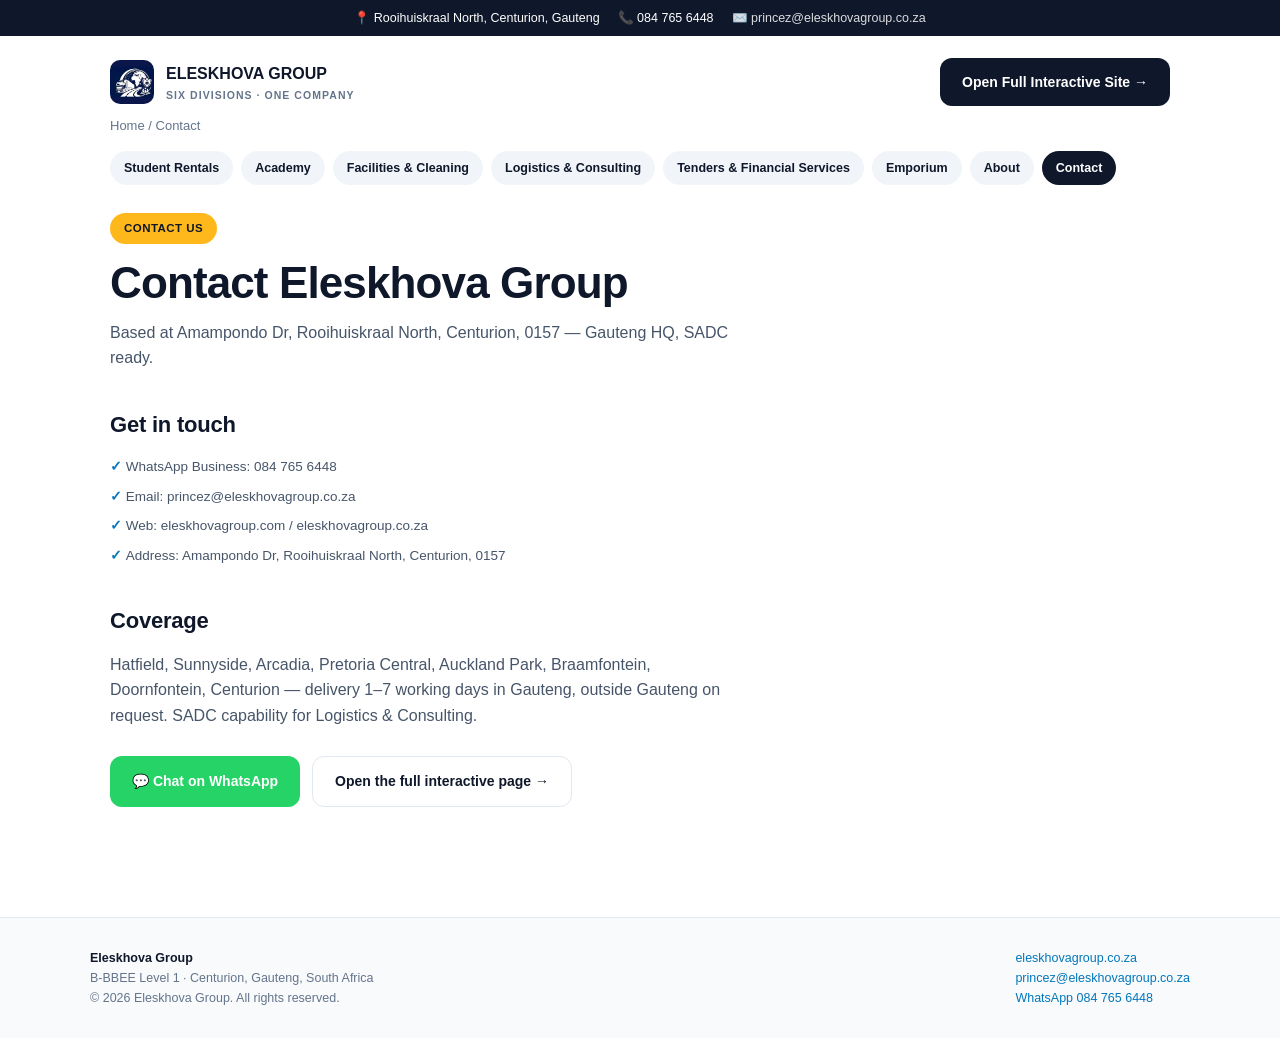
<file: contact/index.html>
<!doctype html>
<html lang="en">
<head>
<meta charset="UTF-8">
<meta name="viewport" content="width=device-width, initial-scale=1">
<title>Contact Eleskhova Group — Centurion, Gauteng</title>
<meta name="description" content="Contact Eleskhova Group in Centurion, Gauteng. WhatsApp 084 765 6448, email princez@eleskhovagroup.co.za. Serving UP, TUT, UJ, WITS, UNISA and surrounding areas.">
<link rel="canonical" href="https://www.eleskhovagroup.co.za/contact/">
<link rel="icon" type="image/png" href="/images/favicon.png">
<link rel="stylesheet" href="/seo.css">
<meta property="og:title" content="Contact Eleskhova Group — Centurion, Gauteng">
<meta property="og:description" content="Contact Eleskhova Group in Centurion, Gauteng. WhatsApp 084 765 6448, email princez@eleskhovagroup.co.za. Serving UP, TUT, UJ, WITS, UNISA and surrounding areas.">
<meta property="og:type" content="website">
<meta property="og:url" content="https://www.eleskhovagroup.co.za/contact/">
<meta property="og:image" content="https://www.eleskhovagroup.co.za/images/og-image.png">
<meta name="twitter:card" content="summary_large_image">
<meta name="twitter:title" content="Contact Eleskhova Group — Centurion, Gauteng">
<meta name="twitter:description" content="Contact Eleskhova Group in Centurion, Gauteng. WhatsApp 084 765 6448, email princez@eleskhovagroup.co.za. Serving UP, TUT, UJ, WITS, UNISA and surrounding areas.">
<meta name="twitter:image" content="https://www.eleskhovagroup.co.za/images/og-image.png">
<script type="application/ld+json">
{
  "@context": "https://schema.org",
  "@type": "Service",
  "name": "Contact Eleskhova Group — Centurion, Gauteng",
  "provider": {
    "@type": "LocalBusiness",
    "name": "Eleskhova Group",
    "url": "https://www.eleskhovagroup.co.za/",
    "telephone": "+27847656448",
    "email": "princez@eleskhovagroup.co.za",
    "address": {
      "@type": "PostalAddress",
      "streetAddress": "Amampondo Dr, Rooihuiskraal North",
      "addressLocality": "Rooihuiskraal North",
      "postalCode": "0157",
      "addressRegion": "Gauteng",
      "addressCountry": "ZA"
    }
  },
  "areaServed": "Gauteng, South Africa",
  "url": "https://www.eleskhovagroup.co.za/contact/"
}
</script>

</head>
<body>
<div class="topbar">
  <span>📍 Rooihuiskraal North, Centurion, Gauteng</span>
  <span>📞 084 765 6448</span>
  <a href="mailto:princez@eleskhovagroup.co.za">✉️ princez@eleskhovagroup.co.za</a>
</div>
<header class="site">
  <a class="brand" href="/" style="text-decoration:none">
    <img src="/images/logo-mark.png" alt="Eleskhova Group logo">
    <div>
      <div class="name" style="color:var(--navy)">ELESKHOVA GROUP</div>
      <div class="sub">SIX DIVISIONS · ONE COMPANY</div>
    </div>
  </a>
  <a class="btn btn-navy" href="/#contact">Open Full Interactive Site →</a>
</header>
<nav class="crumbs"><a href="/">Home</a> / Contact</nav>
<nav class="divisions"><a href="/rentals/">Student Rentals</a><a href="/academy/">Academy</a><a href="/facilities/">Facilities & Cleaning</a><a href="/logistics/">Logistics & Consulting</a><a href="/tenders/">Tenders & Financial Services</a><a href="/emporium/">Emporium</a><a href="/about/">About</a><a href="/contact/" class="active">Contact</a></nav>
<main>
  <span class="badge">CONTACT US</span>
  <h1>Contact Eleskhova Group</h1>
  <p class="lead">Based at Amampondo Dr, Rooihuiskraal North, Centurion, 0157 — Gauteng HQ, SADC ready.</p>
  
  <h2>Get in touch</h2>
  <ul class="plain">
    <li>WhatsApp Business: 084 765 6448</li>
    <li>Email: princez@eleskhovagroup.co.za</li>
    <li>Web: eleskhovagroup.com / eleskhovagroup.co.za</li>
    <li>Address: Amampondo Dr, Rooihuiskraal North, Centurion, 0157</li>
  </ul>
  <h2>Coverage</h2>
  <p class="lead">Hatfield, Sunnyside, Arcadia, Pretoria Central, Auckland Park, Braamfontein, Doornfontein, Centurion — delivery 1–7 working days in Gauteng, outside Gauteng on request. SADC capability for Logistics &amp; Consulting.</p>

  <div class="cta-row">
    <a class="btn btn-green" href="https://wa.me/27847656448?text=Hi%20Eleskhova%20Group%2C%20I%20would%20like%20to%20know%20more%20about%20Contact.">💬 Chat on WhatsApp</a>
    <a class="btn btn-outline" href="/#contact">Open the full interactive page →</a>
  </div>
</main>
<footer class="site">
  <div class="wrap">
    <div>
      <strong style="color:var(--navy)">Eleskhova Group</strong><br>
      B-BBEE Level 1 · Centurion, Gauteng, South Africa<br>
      © 2026 Eleskhova Group. All rights reserved.
    </div>
    <div>
      <a href="/">eleskhovagroup.co.za</a><br>
      <a href="mailto:princez@eleskhovagroup.co.za">princez@eleskhovagroup.co.za</a><br>
      <a href="https://wa.me/27847656448?text=Hi%20Eleskhova%20Group">WhatsApp 084 765 6448</a>
    </div>
  </div>
</footer>
</body>
</html>
</file>
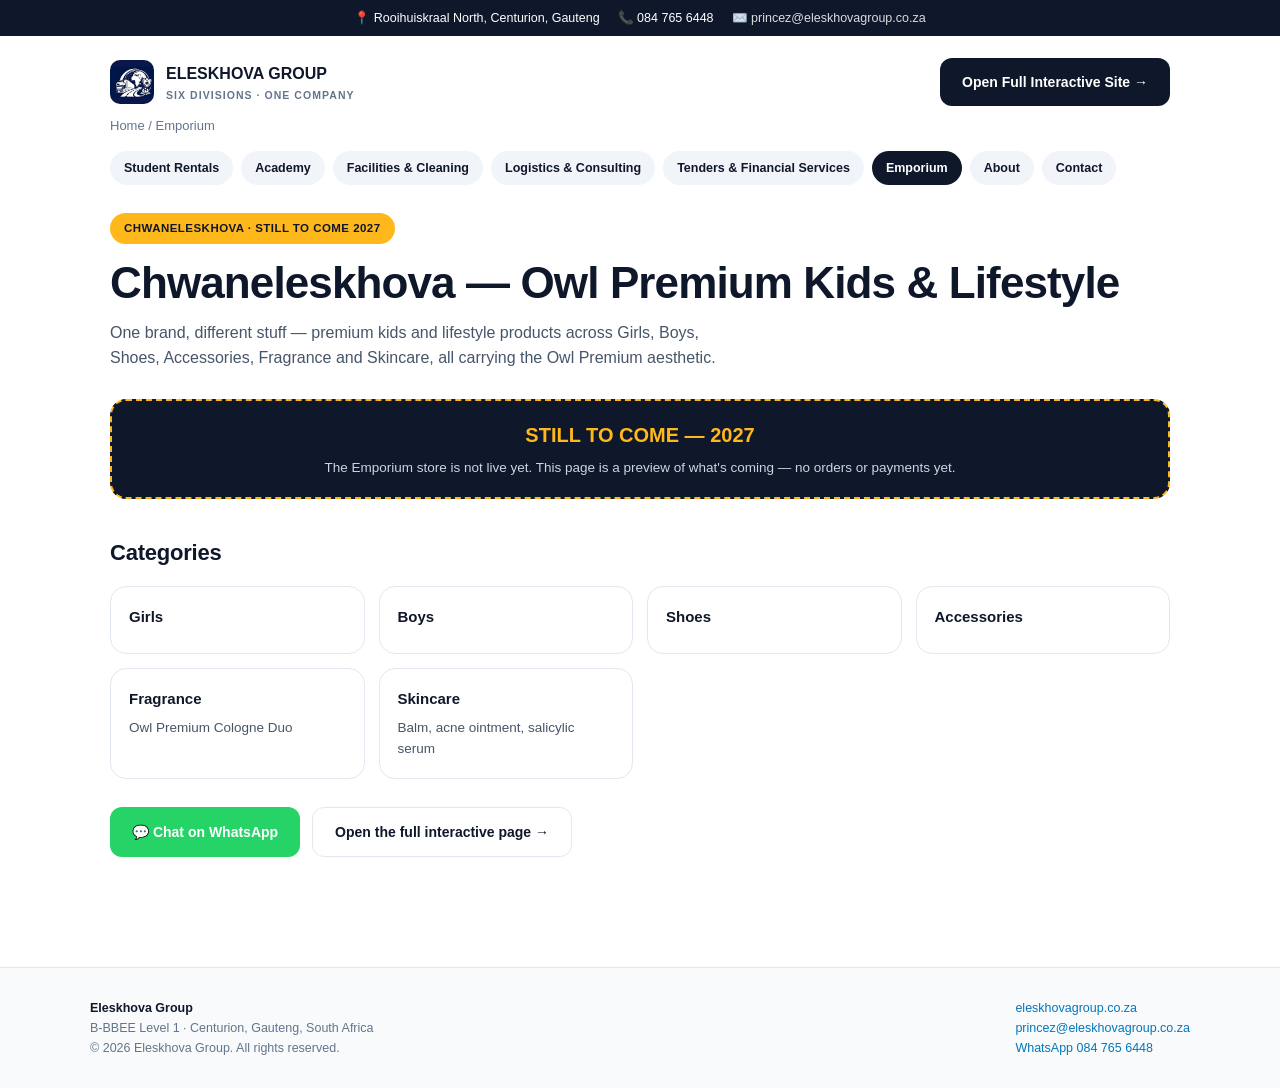
<file: emporium/index.html>
<!doctype html>
<html lang="en">
<head>
<meta charset="UTF-8">
<meta name="viewport" content="width=device-width, initial-scale=1">
<title>Chwaneleskhova — Owl Premium Kids & Lifestyle (Coming 2027) | Eleskhova Emporium</title>
<meta name="description" content="Chwaneleskhova is Eleskhova Group's kids and lifestyle brand — Owl Premium aesthetic across clothing, accessories and fragrance. Store launching 2027.">
<link rel="canonical" href="https://www.eleskhovagroup.co.za/emporium/">
<link rel="icon" type="image/png" href="/images/favicon.png">
<link rel="stylesheet" href="/seo.css">
<meta property="og:title" content="Chwaneleskhova — Owl Premium Kids & Lifestyle (Coming 2027) | Eleskhova Emporium">
<meta property="og:description" content="Chwaneleskhova is Eleskhova Group's kids and lifestyle brand — Owl Premium aesthetic across clothing, accessories and fragrance. Store launching 2027.">
<meta property="og:type" content="website">
<meta property="og:url" content="https://www.eleskhovagroup.co.za/emporium/">
<meta property="og:image" content="https://www.eleskhovagroup.co.za/images/og-image.png">
<meta name="twitter:card" content="summary_large_image">
<meta name="twitter:title" content="Chwaneleskhova — Owl Premium Kids & Lifestyle (Coming 2027) | Eleskhova Emporium">
<meta name="twitter:description" content="Chwaneleskhova is Eleskhova Group's kids and lifestyle brand — Owl Premium aesthetic across clothing, accessories and fragrance. Store launching 2027.">
<meta name="twitter:image" content="https://www.eleskhovagroup.co.za/images/og-image.png">
<script type="application/ld+json">
{
  "@context": "https://schema.org",
  "@type": "Service",
  "name": "Chwaneleskhova — Owl Premium Kids & Lifestyle (Coming 2027) | Eleskhova Emporium",
  "provider": {
    "@type": "LocalBusiness",
    "name": "Eleskhova Group",
    "url": "https://www.eleskhovagroup.co.za/",
    "telephone": "+27847656448",
    "email": "princez@eleskhovagroup.co.za",
    "address": {
      "@type": "PostalAddress",
      "streetAddress": "Amampondo Dr, Rooihuiskraal North",
      "addressLocality": "Rooihuiskraal North",
      "postalCode": "0157",
      "addressRegion": "Gauteng",
      "addressCountry": "ZA"
    }
  },
  "areaServed": "Gauteng, South Africa",
  "url": "https://www.eleskhovagroup.co.za/emporium/"
}
</script>

</head>
<body>
<div class="topbar">
  <span>📍 Rooihuiskraal North, Centurion, Gauteng</span>
  <span>📞 084 765 6448</span>
  <a href="mailto:princez@eleskhovagroup.co.za">✉️ princez@eleskhovagroup.co.za</a>
</div>
<header class="site">
  <a class="brand" href="/" style="text-decoration:none">
    <img src="/images/logo-mark.png" alt="Eleskhova Group logo">
    <div>
      <div class="name" style="color:var(--navy)">ELESKHOVA GROUP</div>
      <div class="sub">SIX DIVISIONS · ONE COMPANY</div>
    </div>
  </a>
  <a class="btn btn-navy" href="/#emporium">Open Full Interactive Site →</a>
</header>
<nav class="crumbs"><a href="/">Home</a> / Emporium</nav>
<nav class="divisions"><a href="/rentals/">Student Rentals</a><a href="/academy/">Academy</a><a href="/facilities/">Facilities & Cleaning</a><a href="/logistics/">Logistics & Consulting</a><a href="/tenders/">Tenders & Financial Services</a><a href="/emporium/" class="active">Emporium</a><a href="/about/">About</a><a href="/contact/">Contact</a></nav>
<main>
  <span class="badge">CHWANELESKHOVA · STILL TO COME 2027</span>
  <h1>Chwaneleskhova — Owl Premium Kids &amp; Lifestyle</h1>
  <p class="lead">One brand, different stuff — premium kids and lifestyle products across Girls, Boys, Shoes, Accessories, Fragrance and Skincare, all carrying the Owl Premium aesthetic.</p>
  
  <div class="notice">
    <div class="h">STILL TO COME — 2027</div>
    <div class="d">The Emporium store is not live yet. This page is a preview of what's coming — no orders or payments yet.</div>
  </div>
  <h2>Categories</h2>
  <div class="grid">
    <div class="card"><h3>Girls</h3></div>
    <div class="card"><h3>Boys</h3></div>
    <div class="card"><h3>Shoes</h3></div>
    <div class="card"><h3>Accessories</h3></div>
    <div class="card"><h3>Fragrance</h3><p>Owl Premium Cologne Duo</p></div>
    <div class="card"><h3>Skincare</h3><p>Balm, acne ointment, salicylic serum</p></div>
  </div>

  <div class="cta-row">
    <a class="btn btn-green" href="https://wa.me/27847656448?text=Hi%20Eleskhova%20Group%2C%20I%20would%20like%20to%20know%20more%20about%20Emporium.">💬 Chat on WhatsApp</a>
    <a class="btn btn-outline" href="/#emporium">Open the full interactive page →</a>
  </div>
</main>
<footer class="site">
  <div class="wrap">
    <div>
      <strong style="color:var(--navy)">Eleskhova Group</strong><br>
      B-BBEE Level 1 · Centurion, Gauteng, South Africa<br>
      © 2026 Eleskhova Group. All rights reserved.
    </div>
    <div>
      <a href="/">eleskhovagroup.co.za</a><br>
      <a href="mailto:princez@eleskhovagroup.co.za">princez@eleskhovagroup.co.za</a><br>
      <a href="https://wa.me/27847656448?text=Hi%20Eleskhova%20Group">WhatsApp 084 765 6448</a>
    </div>
  </div>
</footer>
</body>
</html>
</file>
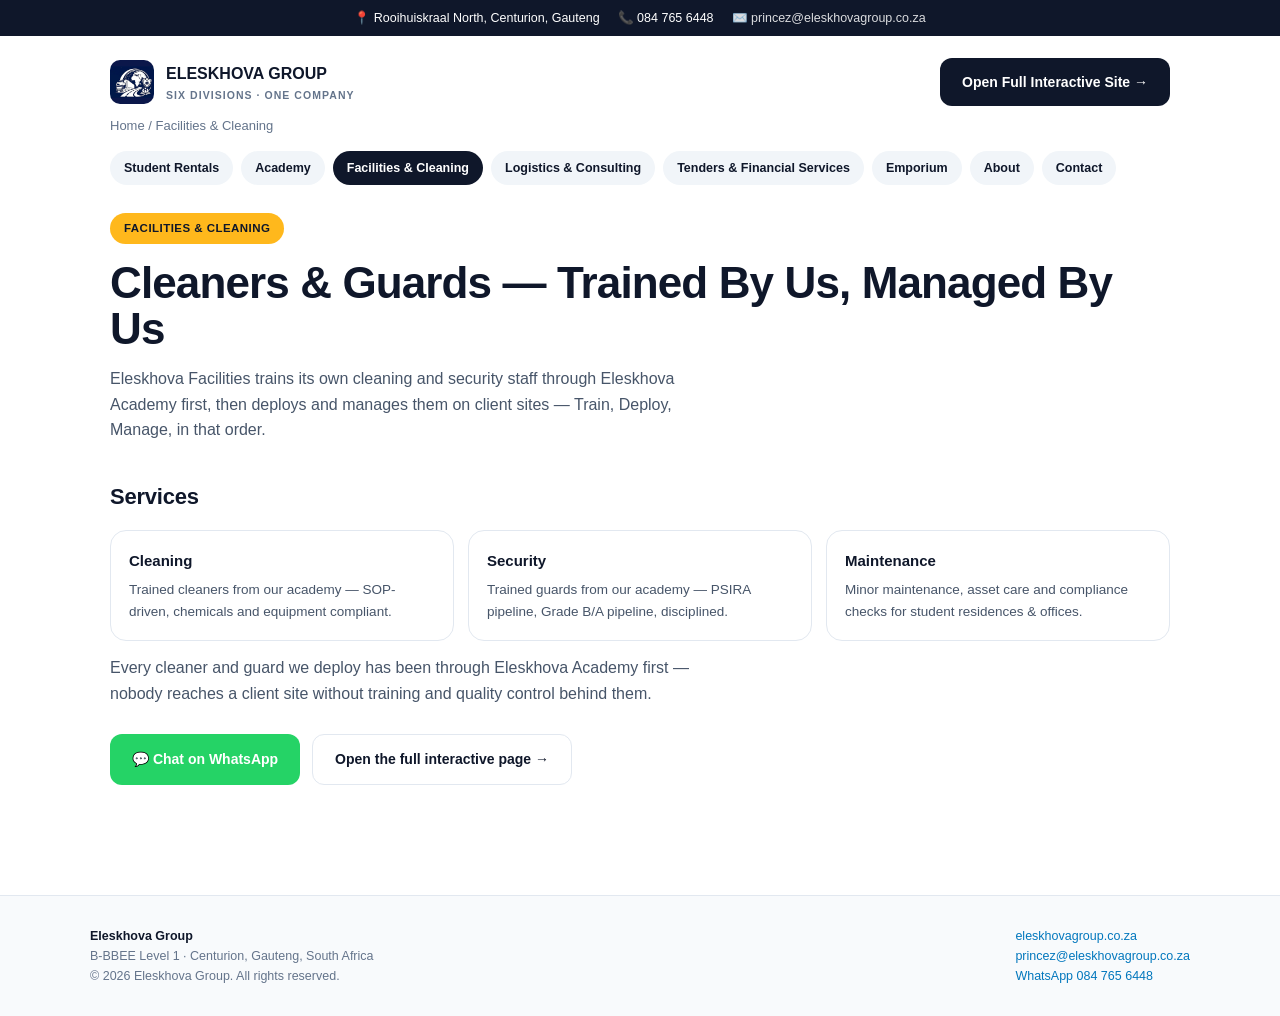
<file: facilities/index.html>
<!doctype html>
<html lang="en">
<head>
<meta charset="UTF-8">
<meta name="viewport" content="width=device-width, initial-scale=1">
<title>Facilities Management — Cleaning & Security Gauteng | Eleskhova Facilities</title>
<meta name="description" content="Trained cleaners and security guards, deployed and managed by Eleskhova Group. SOP-driven cleaning, PSIRA-pipeline security, and on-site maintenance across Gauteng.">
<link rel="canonical" href="https://www.eleskhovagroup.co.za/facilities/">
<link rel="icon" type="image/png" href="/images/favicon.png">
<link rel="stylesheet" href="/seo.css">
<meta property="og:title" content="Facilities Management — Cleaning & Security Gauteng | Eleskhova Facilities">
<meta property="og:description" content="Trained cleaners and security guards, deployed and managed by Eleskhova Group. SOP-driven cleaning, PSIRA-pipeline security, and on-site maintenance across Gauteng.">
<meta property="og:type" content="website">
<meta property="og:url" content="https://www.eleskhovagroup.co.za/facilities/">
<meta property="og:image" content="https://www.eleskhovagroup.co.za/images/og-image.png">
<meta name="twitter:card" content="summary_large_image">
<meta name="twitter:title" content="Facilities Management — Cleaning & Security Gauteng | Eleskhova Facilities">
<meta name="twitter:description" content="Trained cleaners and security guards, deployed and managed by Eleskhova Group. SOP-driven cleaning, PSIRA-pipeline security, and on-site maintenance across Gauteng.">
<meta name="twitter:image" content="https://www.eleskhovagroup.co.za/images/og-image.png">
<script type="application/ld+json">
{
  "@context": "https://schema.org",
  "@type": "Service",
  "name": "Facilities Management — Cleaning & Security Gauteng | Eleskhova Facilities",
  "provider": {
    "@type": "LocalBusiness",
    "name": "Eleskhova Group",
    "url": "https://www.eleskhovagroup.co.za/",
    "telephone": "+27847656448",
    "email": "princez@eleskhovagroup.co.za",
    "address": {
      "@type": "PostalAddress",
      "streetAddress": "Amampondo Dr, Rooihuiskraal North",
      "addressLocality": "Rooihuiskraal North",
      "postalCode": "0157",
      "addressRegion": "Gauteng",
      "addressCountry": "ZA"
    }
  },
  "areaServed": "Gauteng, South Africa",
  "url": "https://www.eleskhovagroup.co.za/facilities/"
}
</script>

</head>
<body>
<div class="topbar">
  <span>📍 Rooihuiskraal North, Centurion, Gauteng</span>
  <span>📞 084 765 6448</span>
  <a href="mailto:princez@eleskhovagroup.co.za">✉️ princez@eleskhovagroup.co.za</a>
</div>
<header class="site">
  <a class="brand" href="/" style="text-decoration:none">
    <img src="/images/logo-mark.png" alt="Eleskhova Group logo">
    <div>
      <div class="name" style="color:var(--navy)">ELESKHOVA GROUP</div>
      <div class="sub">SIX DIVISIONS · ONE COMPANY</div>
    </div>
  </a>
  <a class="btn btn-navy" href="/#facilities">Open Full Interactive Site →</a>
</header>
<nav class="crumbs"><a href="/">Home</a> / Facilities & Cleaning</nav>
<nav class="divisions"><a href="/rentals/">Student Rentals</a><a href="/academy/">Academy</a><a href="/facilities/" class="active">Facilities & Cleaning</a><a href="/logistics/">Logistics & Consulting</a><a href="/tenders/">Tenders & Financial Services</a><a href="/emporium/">Emporium</a><a href="/about/">About</a><a href="/contact/">Contact</a></nav>
<main>
  <span class="badge">FACILITIES & CLEANING</span>
  <h1>Cleaners & Guards — Trained By Us, Managed By Us</h1>
  <p class="lead">Eleskhova Facilities trains its own cleaning and security staff through Eleskhova Academy first, then deploys and manages them on client sites — Train, Deploy, Manage, in that order.</p>
  
  <h2>Services</h2>
  <div class="grid">
    <div class="card"><h3>Cleaning</h3><p>Trained cleaners from our academy — SOP-driven, chemicals and equipment compliant.</p></div>
    <div class="card"><h3>Security</h3><p>Trained guards from our academy — PSIRA pipeline, Grade B/A pipeline, disciplined.</p></div>
    <div class="card"><h3>Maintenance</h3><p>Minor maintenance, asset care and compliance checks for student residences &amp; offices.</p></div>
  </div>
  <p class="lead">Every cleaner and guard we deploy has been through Eleskhova Academy first — nobody reaches a client site without training and quality control behind them.</p>

  <div class="cta-row">
    <a class="btn btn-green" href="https://wa.me/27847656448?text=Hi%20Eleskhova%20Group%2C%20I%20would%20like%20to%20know%20more%20about%20Facilities%20%26%20Cleaning.">💬 Chat on WhatsApp</a>
    <a class="btn btn-outline" href="/#facilities">Open the full interactive page →</a>
  </div>
</main>
<footer class="site">
  <div class="wrap">
    <div>
      <strong style="color:var(--navy)">Eleskhova Group</strong><br>
      B-BBEE Level 1 · Centurion, Gauteng, South Africa<br>
      © 2026 Eleskhova Group. All rights reserved.
    </div>
    <div>
      <a href="/">eleskhovagroup.co.za</a><br>
      <a href="mailto:princez@eleskhovagroup.co.za">princez@eleskhovagroup.co.za</a><br>
      <a href="https://wa.me/27847656448?text=Hi%20Eleskhova%20Group">WhatsApp 084 765 6448</a>
    </div>
  </div>
</footer>
</body>
</html>
</file>
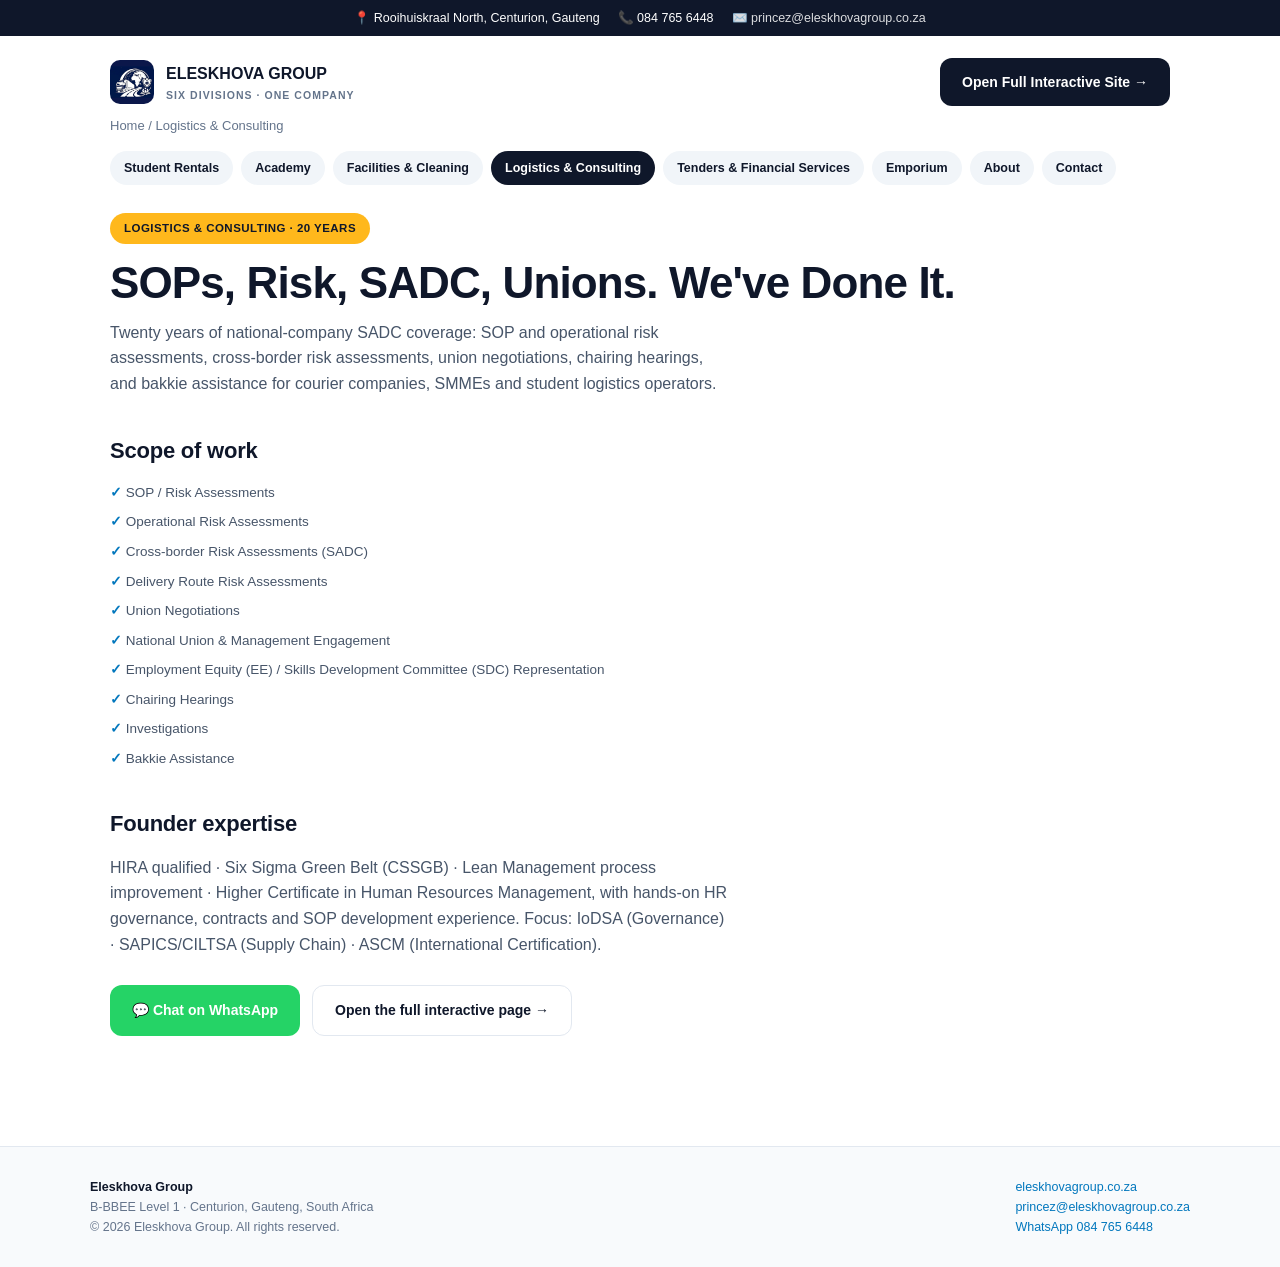
<file: logistics/index.html>
<!doctype html>
<html lang="en">
<head>
<meta charset="UTF-8">
<meta name="viewport" content="width=device-width, initial-scale=1">
<title>Logistics & Consulting — Risk, SADC, Union Relations | Eleskhova Group</title>
<meta name="description" content="20 years of practical logistics and consulting experience — SOP and risk assessments, cross-border SADC compliance, union negotiations, HR governance, contracts and SOP development.">
<link rel="canonical" href="https://www.eleskhovagroup.co.za/logistics/">
<link rel="icon" type="image/png" href="/images/favicon.png">
<link rel="stylesheet" href="/seo.css">
<meta property="og:title" content="Logistics & Consulting — Risk, SADC, Union Relations | Eleskhova Group">
<meta property="og:description" content="20 years of practical logistics and consulting experience — SOP and risk assessments, cross-border SADC compliance, union negotiations, HR governance, contracts and SOP development.">
<meta property="og:type" content="website">
<meta property="og:url" content="https://www.eleskhovagroup.co.za/logistics/">
<meta property="og:image" content="https://www.eleskhovagroup.co.za/images/og-image.png">
<meta name="twitter:card" content="summary_large_image">
<meta name="twitter:title" content="Logistics & Consulting — Risk, SADC, Union Relations | Eleskhova Group">
<meta name="twitter:description" content="20 years of practical logistics and consulting experience — SOP and risk assessments, cross-border SADC compliance, union negotiations, HR governance, contracts and SOP development.">
<meta name="twitter:image" content="https://www.eleskhovagroup.co.za/images/og-image.png">
<script type="application/ld+json">
{
  "@context": "https://schema.org",
  "@type": "Service",
  "name": "Logistics & Consulting — Risk, SADC, Union Relations | Eleskhova Group",
  "provider": {
    "@type": "LocalBusiness",
    "name": "Eleskhova Group",
    "url": "https://www.eleskhovagroup.co.za/",
    "telephone": "+27847656448",
    "email": "princez@eleskhovagroup.co.za",
    "address": {
      "@type": "PostalAddress",
      "streetAddress": "Amampondo Dr, Rooihuiskraal North",
      "addressLocality": "Rooihuiskraal North",
      "postalCode": "0157",
      "addressRegion": "Gauteng",
      "addressCountry": "ZA"
    }
  },
  "areaServed": "Gauteng, South Africa",
  "url": "https://www.eleskhovagroup.co.za/logistics/"
}
</script>

</head>
<body>
<div class="topbar">
  <span>📍 Rooihuiskraal North, Centurion, Gauteng</span>
  <span>📞 084 765 6448</span>
  <a href="mailto:princez@eleskhovagroup.co.za">✉️ princez@eleskhovagroup.co.za</a>
</div>
<header class="site">
  <a class="brand" href="/" style="text-decoration:none">
    <img src="/images/logo-mark.png" alt="Eleskhova Group logo">
    <div>
      <div class="name" style="color:var(--navy)">ELESKHOVA GROUP</div>
      <div class="sub">SIX DIVISIONS · ONE COMPANY</div>
    </div>
  </a>
  <a class="btn btn-navy" href="/#logistics">Open Full Interactive Site →</a>
</header>
<nav class="crumbs"><a href="/">Home</a> / Logistics & Consulting</nav>
<nav class="divisions"><a href="/rentals/">Student Rentals</a><a href="/academy/">Academy</a><a href="/facilities/">Facilities & Cleaning</a><a href="/logistics/" class="active">Logistics & Consulting</a><a href="/tenders/">Tenders & Financial Services</a><a href="/emporium/">Emporium</a><a href="/about/">About</a><a href="/contact/">Contact</a></nav>
<main>
  <span class="badge">LOGISTICS & CONSULTING · 20 YEARS</span>
  <h1>SOPs, Risk, SADC, Unions. We've Done It.</h1>
  <p class="lead">Twenty years of national-company SADC coverage: SOP and operational risk assessments, cross-border risk assessments, union negotiations, chairing hearings, and bakkie assistance for courier companies, SMMEs and student logistics operators.</p>
  
  <h2>Scope of work</h2>
  <ul class="plain">
    <li>SOP / Risk Assessments</li>
    <li>Operational Risk Assessments</li>
    <li>Cross-border Risk Assessments (SADC)</li>
    <li>Delivery Route Risk Assessments</li>
    <li>Union Negotiations</li>
    <li>National Union &amp; Management Engagement</li>
    <li>Employment Equity (EE) / Skills Development Committee (SDC) Representation</li>
    <li>Chairing Hearings</li>
    <li>Investigations</li>
    <li>Bakkie Assistance</li>
  </ul>
  <h2>Founder expertise</h2>
  <p class="lead">HIRA qualified · Six Sigma Green Belt (CSSGB) · Lean Management process improvement · Higher Certificate in Human Resources Management, with hands-on HR governance, contracts and SOP development experience. Focus: IoDSA (Governance) · SAPICS/CILTSA (Supply Chain) · ASCM (International Certification).</p>

  <div class="cta-row">
    <a class="btn btn-green" href="https://wa.me/27847656448?text=Hi%20Eleskhova%20Group%2C%20I%20would%20like%20to%20know%20more%20about%20Logistics%20%26%20Consulting.">💬 Chat on WhatsApp</a>
    <a class="btn btn-outline" href="/#logistics">Open the full interactive page →</a>
  </div>
</main>
<footer class="site">
  <div class="wrap">
    <div>
      <strong style="color:var(--navy)">Eleskhova Group</strong><br>
      B-BBEE Level 1 · Centurion, Gauteng, South Africa<br>
      © 2026 Eleskhova Group. All rights reserved.
    </div>
    <div>
      <a href="/">eleskhovagroup.co.za</a><br>
      <a href="mailto:princez@eleskhovagroup.co.za">princez@eleskhovagroup.co.za</a><br>
      <a href="https://wa.me/27847656448?text=Hi%20Eleskhova%20Group">WhatsApp 084 765 6448</a>
    </div>
  </div>
</footer>
</body>
</html>
</file>
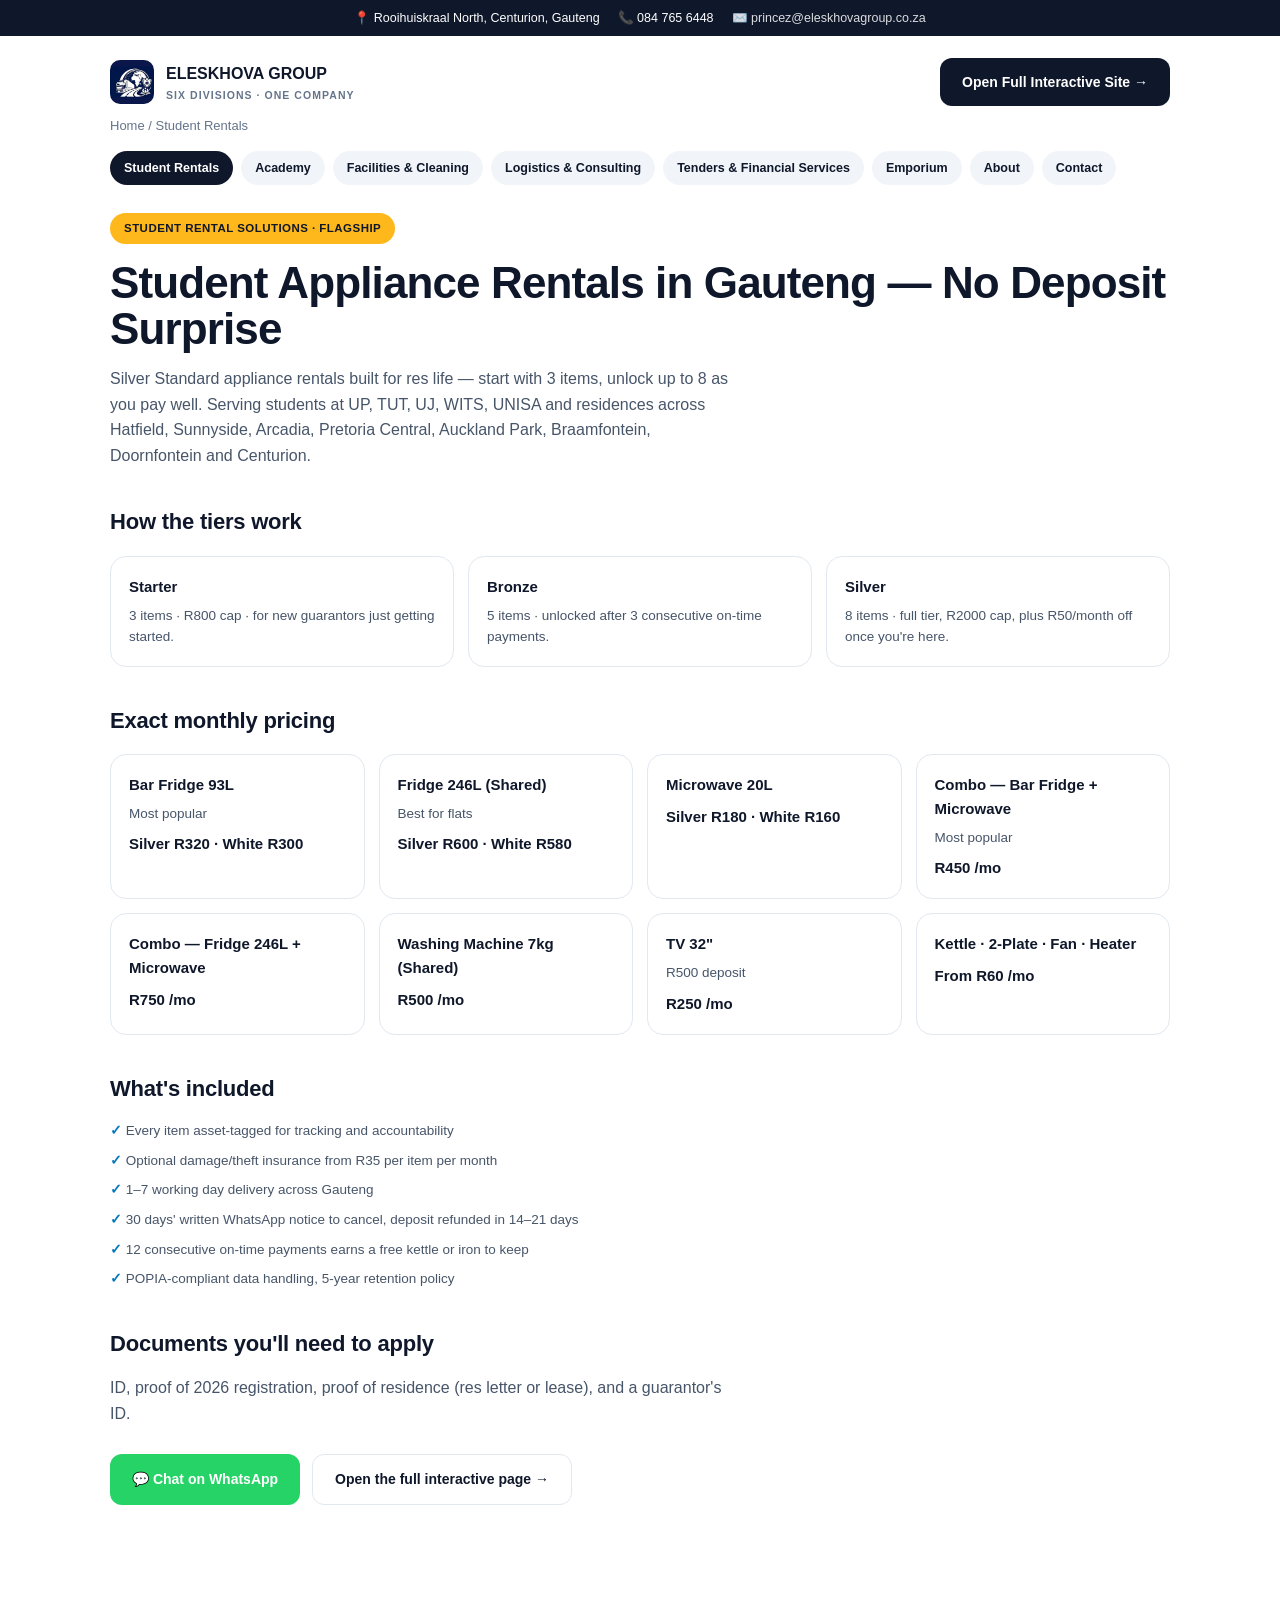
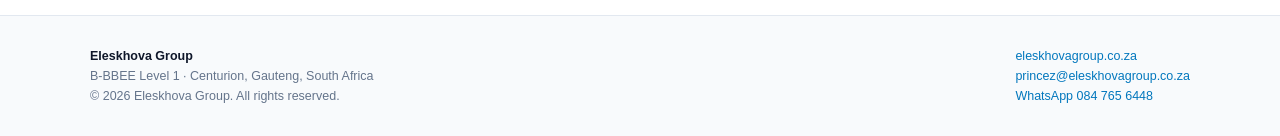
<file: rentals/index.html>
<!doctype html>
<html lang="en">
<head>
<meta charset="UTF-8">
<meta name="viewport" content="width=device-width, initial-scale=1">
<title>Student Appliance Rentals Gauteng — Silver Standard | Eleskhova Group</title>
<meta name="description" content="Appliance rentals for students in Gauteng — fridges, microwaves, TVs, washing machines. No deposit surprise. Asset-tagged, insured, delivered in 1–7 working days. Serving UP, TUT, UJ, WITS, UNISA.">
<link rel="canonical" href="https://www.eleskhovagroup.co.za/rentals/">
<link rel="icon" type="image/png" href="/images/favicon.png">
<link rel="stylesheet" href="/seo.css">
<meta property="og:title" content="Student Appliance Rentals Gauteng — Silver Standard | Eleskhova Group">
<meta property="og:description" content="Appliance rentals for students in Gauteng — fridges, microwaves, TVs, washing machines. No deposit surprise. Asset-tagged, insured, delivered in 1–7 working days. Serving UP, TUT, UJ, WITS, UNISA.">
<meta property="og:type" content="website">
<meta property="og:url" content="https://www.eleskhovagroup.co.za/rentals/">
<meta property="og:image" content="https://www.eleskhovagroup.co.za/images/og-image.png">
<meta name="twitter:card" content="summary_large_image">
<meta name="twitter:title" content="Student Appliance Rentals Gauteng — Silver Standard | Eleskhova Group">
<meta name="twitter:description" content="Appliance rentals for students in Gauteng — fridges, microwaves, TVs, washing machines. No deposit surprise. Asset-tagged, insured, delivered in 1–7 working days. Serving UP, TUT, UJ, WITS, UNISA.">
<meta name="twitter:image" content="https://www.eleskhovagroup.co.za/images/og-image.png">
<script type="application/ld+json">
{
  "@context": "https://schema.org",
  "@type": "Service",
  "name": "Student Appliance Rentals Gauteng — Silver Standard | Eleskhova Group",
  "provider": {
    "@type": "LocalBusiness",
    "name": "Eleskhova Group",
    "url": "https://www.eleskhovagroup.co.za/",
    "telephone": "+27847656448",
    "email": "princez@eleskhovagroup.co.za",
    "address": {
      "@type": "PostalAddress",
      "streetAddress": "Amampondo Dr, Rooihuiskraal North",
      "addressLocality": "Rooihuiskraal North",
      "postalCode": "0157",
      "addressRegion": "Gauteng",
      "addressCountry": "ZA"
    }
  },
  "areaServed": "Gauteng, South Africa",
  "url": "https://www.eleskhovagroup.co.za/rentals/"
}
</script>

</head>
<body>
<div class="topbar">
  <span>📍 Rooihuiskraal North, Centurion, Gauteng</span>
  <span>📞 084 765 6448</span>
  <a href="mailto:princez@eleskhovagroup.co.za">✉️ princez@eleskhovagroup.co.za</a>
</div>
<header class="site">
  <a class="brand" href="/" style="text-decoration:none">
    <img src="/images/logo-mark.png" alt="Eleskhova Group logo">
    <div>
      <div class="name" style="color:var(--navy)">ELESKHOVA GROUP</div>
      <div class="sub">SIX DIVISIONS · ONE COMPANY</div>
    </div>
  </a>
  <a class="btn btn-navy" href="/#rentals">Open Full Interactive Site →</a>
</header>
<nav class="crumbs"><a href="/">Home</a> / Student Rentals</nav>
<nav class="divisions"><a href="/rentals/" class="active">Student Rentals</a><a href="/academy/">Academy</a><a href="/facilities/">Facilities & Cleaning</a><a href="/logistics/">Logistics & Consulting</a><a href="/tenders/">Tenders & Financial Services</a><a href="/emporium/">Emporium</a><a href="/about/">About</a><a href="/contact/">Contact</a></nav>
<main>
  <span class="badge">STUDENT RENTAL SOLUTIONS · FLAGSHIP</span>
  <h1>Student Appliance Rentals in Gauteng — No Deposit Surprise</h1>
  <p class="lead">Silver Standard appliance rentals built for res life — start with 3 items, unlock up to 8 as you pay well. Serving students at UP, TUT, UJ, WITS, UNISA and residences across Hatfield, Sunnyside, Arcadia, Pretoria Central, Auckland Park, Braamfontein, Doornfontein and Centurion.</p>
  
  <h2>How the tiers work</h2>
  <div class="grid">
    <div class="card"><h3>Starter</h3><p>3 items · R800 cap · for new guarantors just getting started.</p></div>
    <div class="card"><h3>Bronze</h3><p>5 items · unlocked after 3 consecutive on-time payments.</p></div>
    <div class="card"><h3>Silver</h3><p>8 items · full tier, R2000 cap, plus R50/month off once you're here.</p></div>
  </div>

  <h2>Exact monthly pricing</h2>
  <div class="grid">
    <div class="card"><h3>Bar Fridge 93L</h3><p>Most popular</p><div class="price">Silver R320 · White R300</div></div>
    <div class="card"><h3>Fridge 246L (Shared)</h3><p>Best for flats</p><div class="price">Silver R600 · White R580</div></div>
    <div class="card"><h3>Microwave 20L</h3><div class="price">Silver R180 · White R160</div></div>
    <div class="card"><h3>Combo — Bar Fridge + Microwave</h3><p>Most popular</p><div class="price">R450 /mo</div></div>
    <div class="card"><h3>Combo — Fridge 246L + Microwave</h3><div class="price">R750 /mo</div></div>
    <div class="card"><h3>Washing Machine 7kg (Shared)</h3><div class="price">R500 /mo</div></div>
    <div class="card"><h3>TV 32"</h3><p>R500 deposit</p><div class="price">R250 /mo</div></div>
    <div class="card"><h3>Kettle · 2-Plate · Fan · Heater</h3><div class="price">From R60 /mo</div></div>
  </div>

  <h2>What's included</h2>
  <ul class="plain">
    <li>Every item asset-tagged for tracking and accountability</li>
    <li>Optional damage/theft insurance from R35 per item per month</li>
    <li>1–7 working day delivery across Gauteng</li>
    <li>30 days' written WhatsApp notice to cancel, deposit refunded in 14–21 days</li>
    <li>12 consecutive on-time payments earns a free kettle or iron to keep</li>
    <li>POPIA-compliant data handling, 5-year retention policy</li>
  </ul>

  <h2>Documents you'll need to apply</h2>
  <p class="lead">ID, proof of 2026 registration, proof of residence (res letter or lease), and a guarantor's ID.</p>

  <div class="cta-row">
    <a class="btn btn-green" href="https://wa.me/27847656448?text=Hi%20Eleskhova%20Group%2C%20I%20would%20like%20to%20know%20more%20about%20Student%20Rentals.">💬 Chat on WhatsApp</a>
    <a class="btn btn-outline" href="/#rentals">Open the full interactive page →</a>
  </div>
</main>
<footer class="site">
  <div class="wrap">
    <div>
      <strong style="color:var(--navy)">Eleskhova Group</strong><br>
      B-BBEE Level 1 · Centurion, Gauteng, South Africa<br>
      © 2026 Eleskhova Group. All rights reserved.
    </div>
    <div>
      <a href="/">eleskhovagroup.co.za</a><br>
      <a href="mailto:princez@eleskhovagroup.co.za">princez@eleskhovagroup.co.za</a><br>
      <a href="https://wa.me/27847656448?text=Hi%20Eleskhova%20Group">WhatsApp 084 765 6448</a>
    </div>
  </div>
</footer>
</body>
</html>
</file>
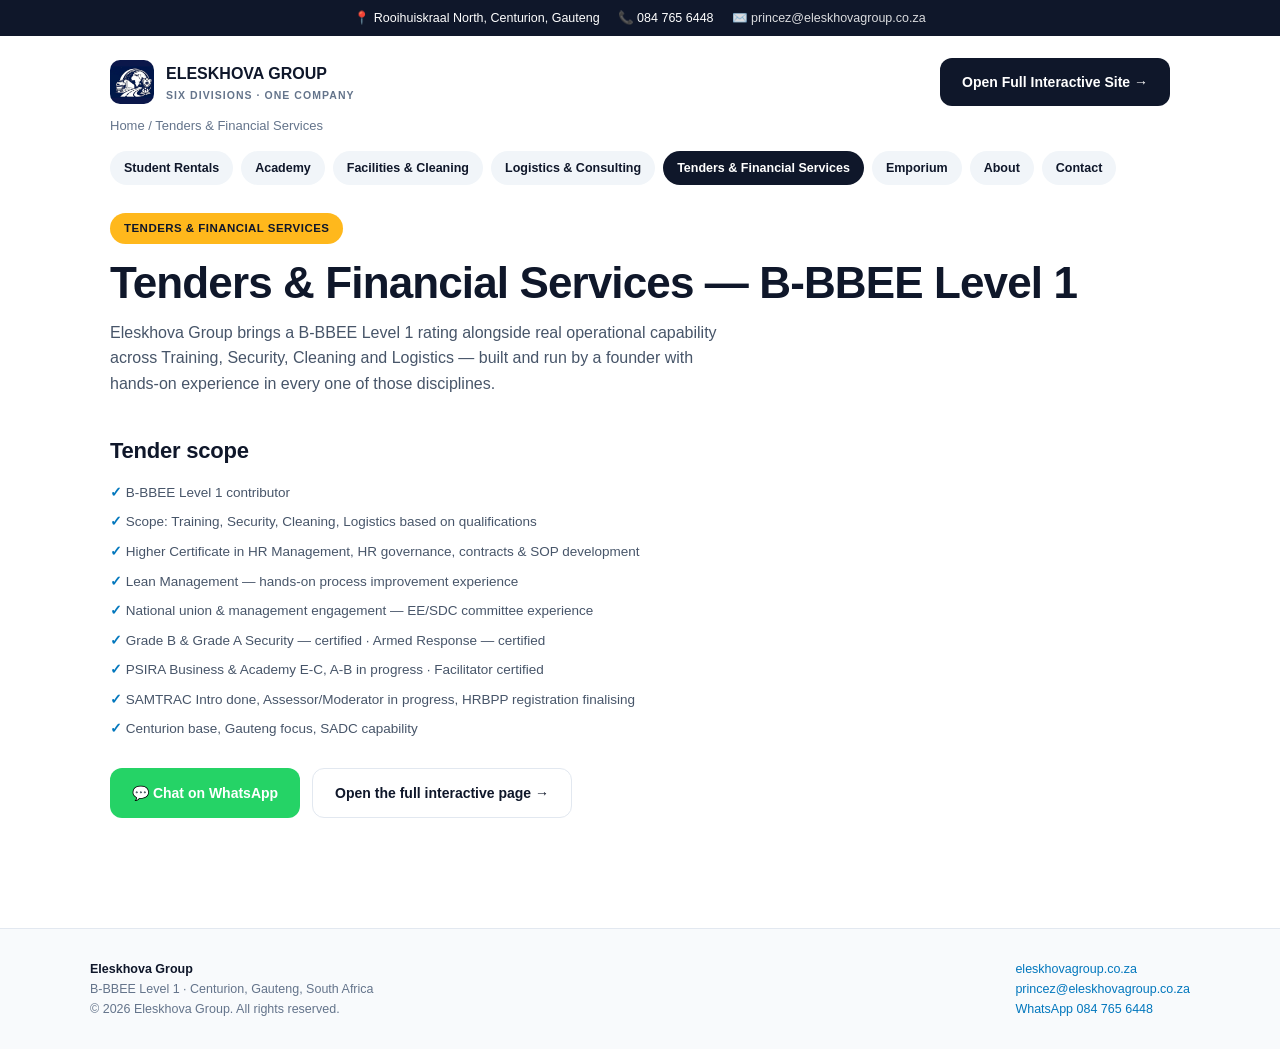
<file: tenders/index.html>
<!doctype html>
<html lang="en">
<head>
<meta charset="UTF-8">
<meta name="viewport" content="width=device-width, initial-scale=1">
<title>B-BBEE Level 1 Tenders & Financial Services | Eleskhova Group</title>
<meta name="description" content="Eleskhova Group is a B-BBEE Level 1 contributor offering Training, Security, Cleaning and Logistics services for tenders in Gauteng and across South Africa.">
<link rel="canonical" href="https://www.eleskhovagroup.co.za/tenders/">
<link rel="icon" type="image/png" href="/images/favicon.png">
<link rel="stylesheet" href="/seo.css">
<meta property="og:title" content="B-BBEE Level 1 Tenders & Financial Services | Eleskhova Group">
<meta property="og:description" content="Eleskhova Group is a B-BBEE Level 1 contributor offering Training, Security, Cleaning and Logistics services for tenders in Gauteng and across South Africa.">
<meta property="og:type" content="website">
<meta property="og:url" content="https://www.eleskhovagroup.co.za/tenders/">
<meta property="og:image" content="https://www.eleskhovagroup.co.za/images/og-image.png">
<meta name="twitter:card" content="summary_large_image">
<meta name="twitter:title" content="B-BBEE Level 1 Tenders & Financial Services | Eleskhova Group">
<meta name="twitter:description" content="Eleskhova Group is a B-BBEE Level 1 contributor offering Training, Security, Cleaning and Logistics services for tenders in Gauteng and across South Africa.">
<meta name="twitter:image" content="https://www.eleskhovagroup.co.za/images/og-image.png">
<script type="application/ld+json">
{
  "@context": "https://schema.org",
  "@type": "Service",
  "name": "B-BBEE Level 1 Tenders & Financial Services | Eleskhova Group",
  "provider": {
    "@type": "LocalBusiness",
    "name": "Eleskhova Group",
    "url": "https://www.eleskhovagroup.co.za/",
    "telephone": "+27847656448",
    "email": "princez@eleskhovagroup.co.za",
    "address": {
      "@type": "PostalAddress",
      "streetAddress": "Amampondo Dr, Rooihuiskraal North",
      "addressLocality": "Rooihuiskraal North",
      "postalCode": "0157",
      "addressRegion": "Gauteng",
      "addressCountry": "ZA"
    }
  },
  "areaServed": "Gauteng, South Africa",
  "url": "https://www.eleskhovagroup.co.za/tenders/"
}
</script>

</head>
<body>
<div class="topbar">
  <span>📍 Rooihuiskraal North, Centurion, Gauteng</span>
  <span>📞 084 765 6448</span>
  <a href="mailto:princez@eleskhovagroup.co.za">✉️ princez@eleskhovagroup.co.za</a>
</div>
<header class="site">
  <a class="brand" href="/" style="text-decoration:none">
    <img src="/images/logo-mark.png" alt="Eleskhova Group logo">
    <div>
      <div class="name" style="color:var(--navy)">ELESKHOVA GROUP</div>
      <div class="sub">SIX DIVISIONS · ONE COMPANY</div>
    </div>
  </a>
  <a class="btn btn-navy" href="/#tenders">Open Full Interactive Site →</a>
</header>
<nav class="crumbs"><a href="/">Home</a> / Tenders & Financial Services</nav>
<nav class="divisions"><a href="/rentals/">Student Rentals</a><a href="/academy/">Academy</a><a href="/facilities/">Facilities & Cleaning</a><a href="/logistics/">Logistics & Consulting</a><a href="/tenders/" class="active">Tenders & Financial Services</a><a href="/emporium/">Emporium</a><a href="/about/">About</a><a href="/contact/">Contact</a></nav>
<main>
  <span class="badge">TENDERS & FINANCIAL SERVICES</span>
  <h1>Tenders &amp; Financial Services — B-BBEE Level 1</h1>
  <p class="lead">Eleskhova Group brings a B-BBEE Level 1 rating alongside real operational capability across Training, Security, Cleaning and Logistics — built and run by a founder with hands-on experience in every one of those disciplines.</p>
  
  <h2>Tender scope</h2>
  <ul class="plain">
    <li>B-BBEE Level 1 contributor</li>
    <li>Scope: Training, Security, Cleaning, Logistics based on qualifications</li>
    <li>Higher Certificate in HR Management, HR governance, contracts &amp; SOP development</li>
    <li>Lean Management — hands-on process improvement experience</li>
    <li>National union &amp; management engagement — EE/SDC committee experience</li>
    <li>Grade B &amp; Grade A Security — certified · Armed Response — certified</li>
    <li>PSIRA Business &amp; Academy E-C, A-B in progress · Facilitator certified</li>
    <li>SAMTRAC Intro done, Assessor/Moderator in progress, HRBPP registration finalising</li>
    <li>Centurion base, Gauteng focus, SADC capability</li>
  </ul>

  <div class="cta-row">
    <a class="btn btn-green" href="https://wa.me/27847656448?text=Hi%20Eleskhova%20Group%2C%20I%20would%20like%20to%20know%20more%20about%20Tenders%20%26%20Financial%20Services.">💬 Chat on WhatsApp</a>
    <a class="btn btn-outline" href="/#tenders">Open the full interactive page →</a>
  </div>
</main>
<footer class="site">
  <div class="wrap">
    <div>
      <strong style="color:var(--navy)">Eleskhova Group</strong><br>
      B-BBEE Level 1 · Centurion, Gauteng, South Africa<br>
      © 2026 Eleskhova Group. All rights reserved.
    </div>
    <div>
      <a href="/">eleskhovagroup.co.za</a><br>
      <a href="mailto:princez@eleskhovagroup.co.za">princez@eleskhovagroup.co.za</a><br>
      <a href="https://wa.me/27847656448?text=Hi%20Eleskhova%20Group">WhatsApp 084 765 6448</a>
    </div>
  </div>
</footer>
</body>
</html>
</file>
<file: seo.css>
/* Lightweight shared stylesheet for Eleskhova Group's static SEO landing pages.
   Kept deliberately small and dependency-free for fast crawl + fast paint. */
:root{
  --navy:#0F172A; --blue:#0091EA; --blue-dark:#0277BD; --amber:#FFB81C;
  --slate-50:#F8FAFC; --slate-100:#F1F5F9; --slate-200:#E2E8F0; --slate-400:#94A3B8;
  --slate-500:#64748B; --slate-600:#475569; --tint:#E6F6FF;
}
*{box-sizing:border-box}
body{margin:0;font-family:-apple-system,BlinkMacSystemFont,'Segoe UI',Inter,sans-serif;color:var(--navy);background:#fff;line-height:1.6}
a{color:var(--blue-dark);text-decoration:none}
a:hover{text-decoration:underline}
.topbar{background:var(--navy);color:#fff;font-size:12.5px;padding:8px 20px;display:flex;flex-wrap:wrap;gap:6px 18px;justify-content:center;text-align:center}
.topbar a{color:#fff;opacity:.85}
header.site{max-width:1100px;margin:0 auto;padding:22px 20px 10px;display:flex;align-items:center;justify-content:space-between;flex-wrap:wrap;gap:14px}
.brand{display:flex;align-items:center;gap:12px}
.brand img{width:44px;height:44px;border-radius:10px;object-fit:cover}
.brand .name{font-weight:800;font-size:16px}
.brand .sub{font-size:10.5px;letter-spacing:.1em;color:var(--slate-500);font-weight:700}
nav.crumbs{max-width:1100px;margin:0 auto;padding:0 20px;font-size:13px;color:var(--slate-500)}
nav.crumbs a{color:var(--slate-500)}
nav.divisions{max-width:1100px;margin:14px auto 0;padding:0 20px;display:flex;flex-wrap:wrap;gap:8px}
nav.divisions a{background:var(--slate-100);color:var(--navy);padding:7px 14px;border-radius:999px;font-size:12.5px;font-weight:600}
nav.divisions a.active{background:var(--navy);color:#fff}
main{max-width:1100px;margin:0 auto;padding:28px 20px 60px}
.badge{display:inline-block;background:var(--amber);color:var(--navy);font-weight:700;font-size:11.5px;letter-spacing:.04em;padding:6px 14px;border-radius:999px}
h1{font-size:clamp(28px,4.2vw,44px);line-height:1.05;letter-spacing:-.02em;margin:16px 0 0}
h2{font-size:22px;margin:36px 0 14px;letter-spacing:-.01em}
p.lead{font-size:16px;color:var(--slate-600);max-width:70ch;margin-top:14px}
.grid{display:grid;grid-template-columns:repeat(auto-fit,minmax(220px,1fr));gap:14px;margin-top:16px}
.card{border:1px solid var(--slate-200);border-radius:16px;padding:18px;background:#fff}
.card h3{font-size:15px;margin:0 0 6px}
.card p{font-size:13.5px;color:var(--slate-600);margin:0}
.card .price{font-weight:800;color:var(--navy);font-size:15px;margin-top:8px}
.cta-row{margin-top:28px;display:flex;flex-wrap:wrap;gap:12px}
.btn{display:inline-flex;align-items:center;gap:8px;padding:13px 22px;border-radius:12px;font-weight:700;font-size:14px}
.btn-green{background:#25D366;color:#fff}
.btn-navy{background:var(--navy);color:#fff}
.btn-outline{background:#fff;border:1.5px solid var(--slate-200);color:var(--navy)}
.notice{margin-top:28px;background:var(--navy);border:2px dashed var(--amber);border-radius:16px;padding:18px 22px;text-align:center}
.notice .h{font-weight:800;color:var(--amber);font-size:20px}
.notice .d{color:#cbd5e1;font-size:13.5px;margin-top:6px}
ul.plain{list-style:none;padding:0;margin:14px 0 0;display:grid;gap:8px;font-size:13.5px;color:var(--slate-600)}
ul.plain li:before{content:"✓ ";color:var(--blue-dark);font-weight:700}
footer.site{background:var(--slate-50);border-top:1px solid var(--slate-200);margin-top:50px;padding:30px 20px;font-size:12.5px;color:var(--slate-500)}
footer.site .wrap{max-width:1100px;margin:0 auto;display:flex;flex-wrap:wrap;justify-content:space-between;gap:16px}
</file>
